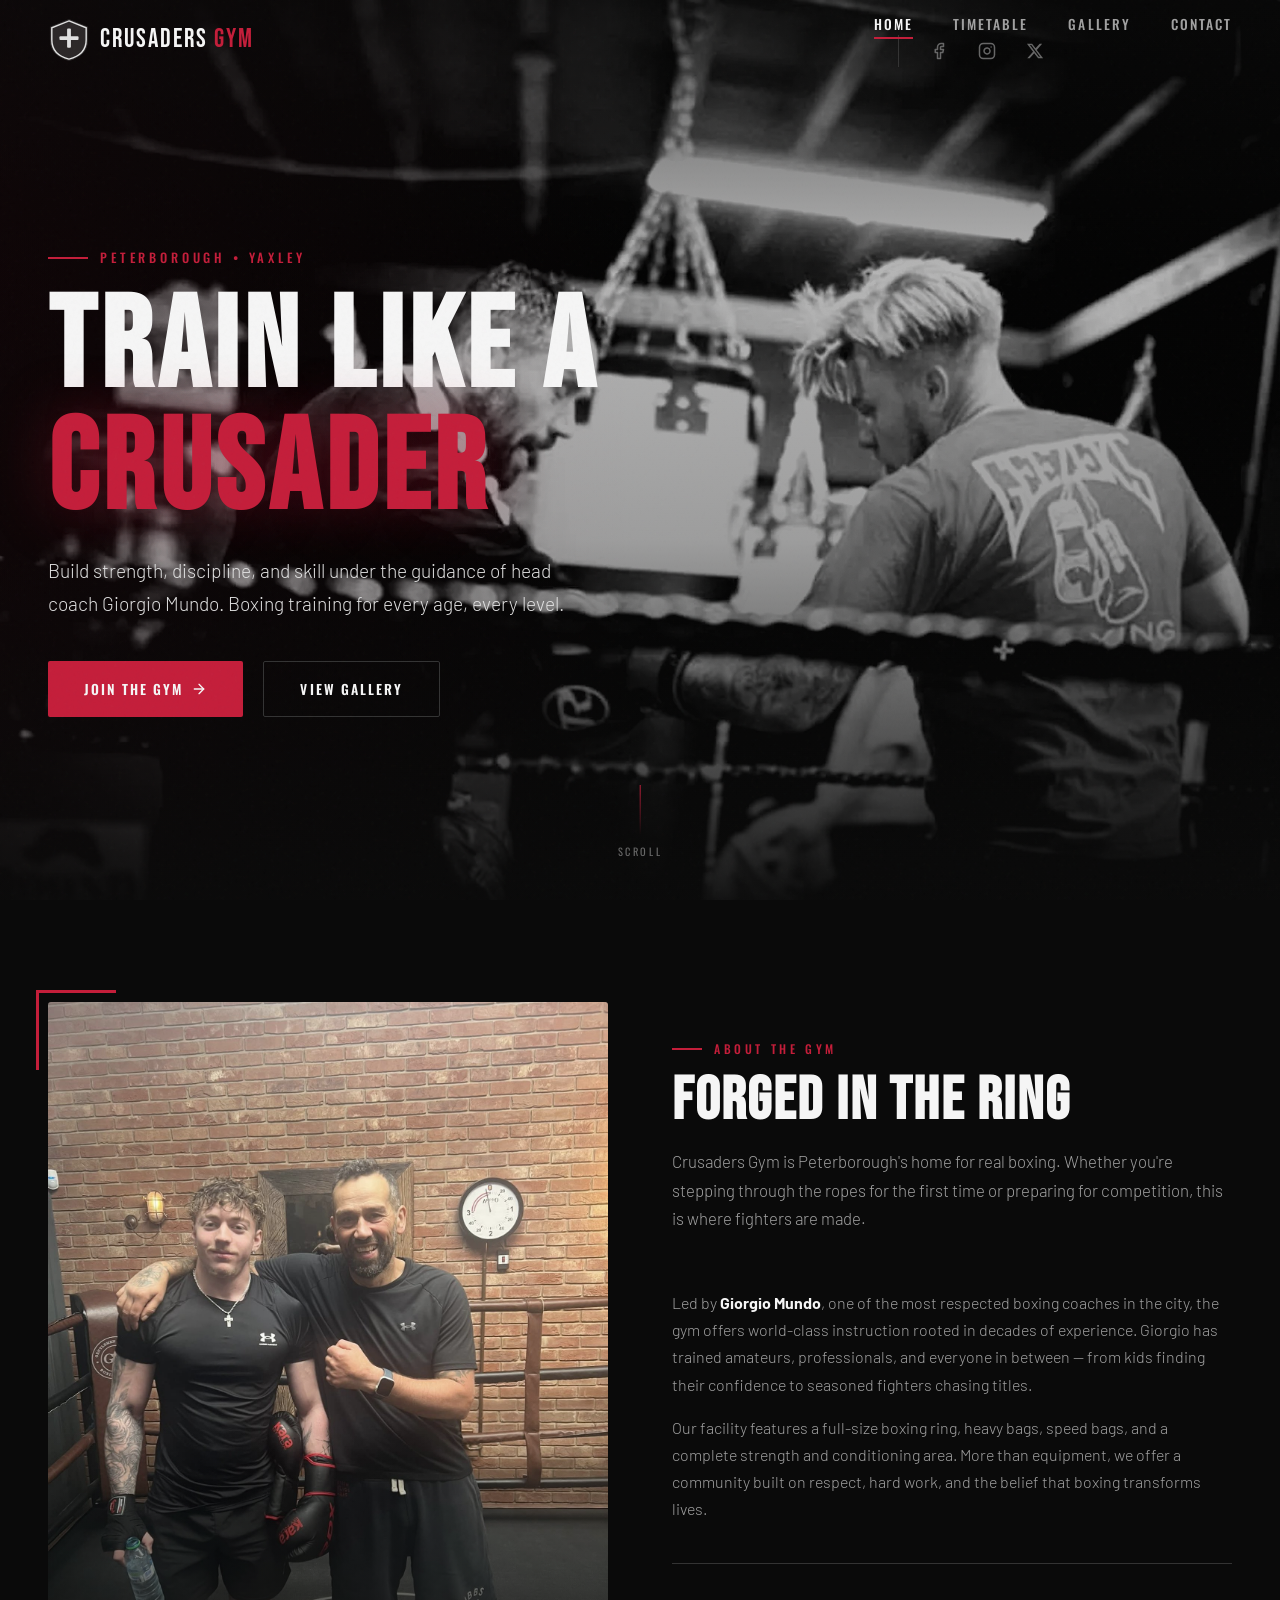
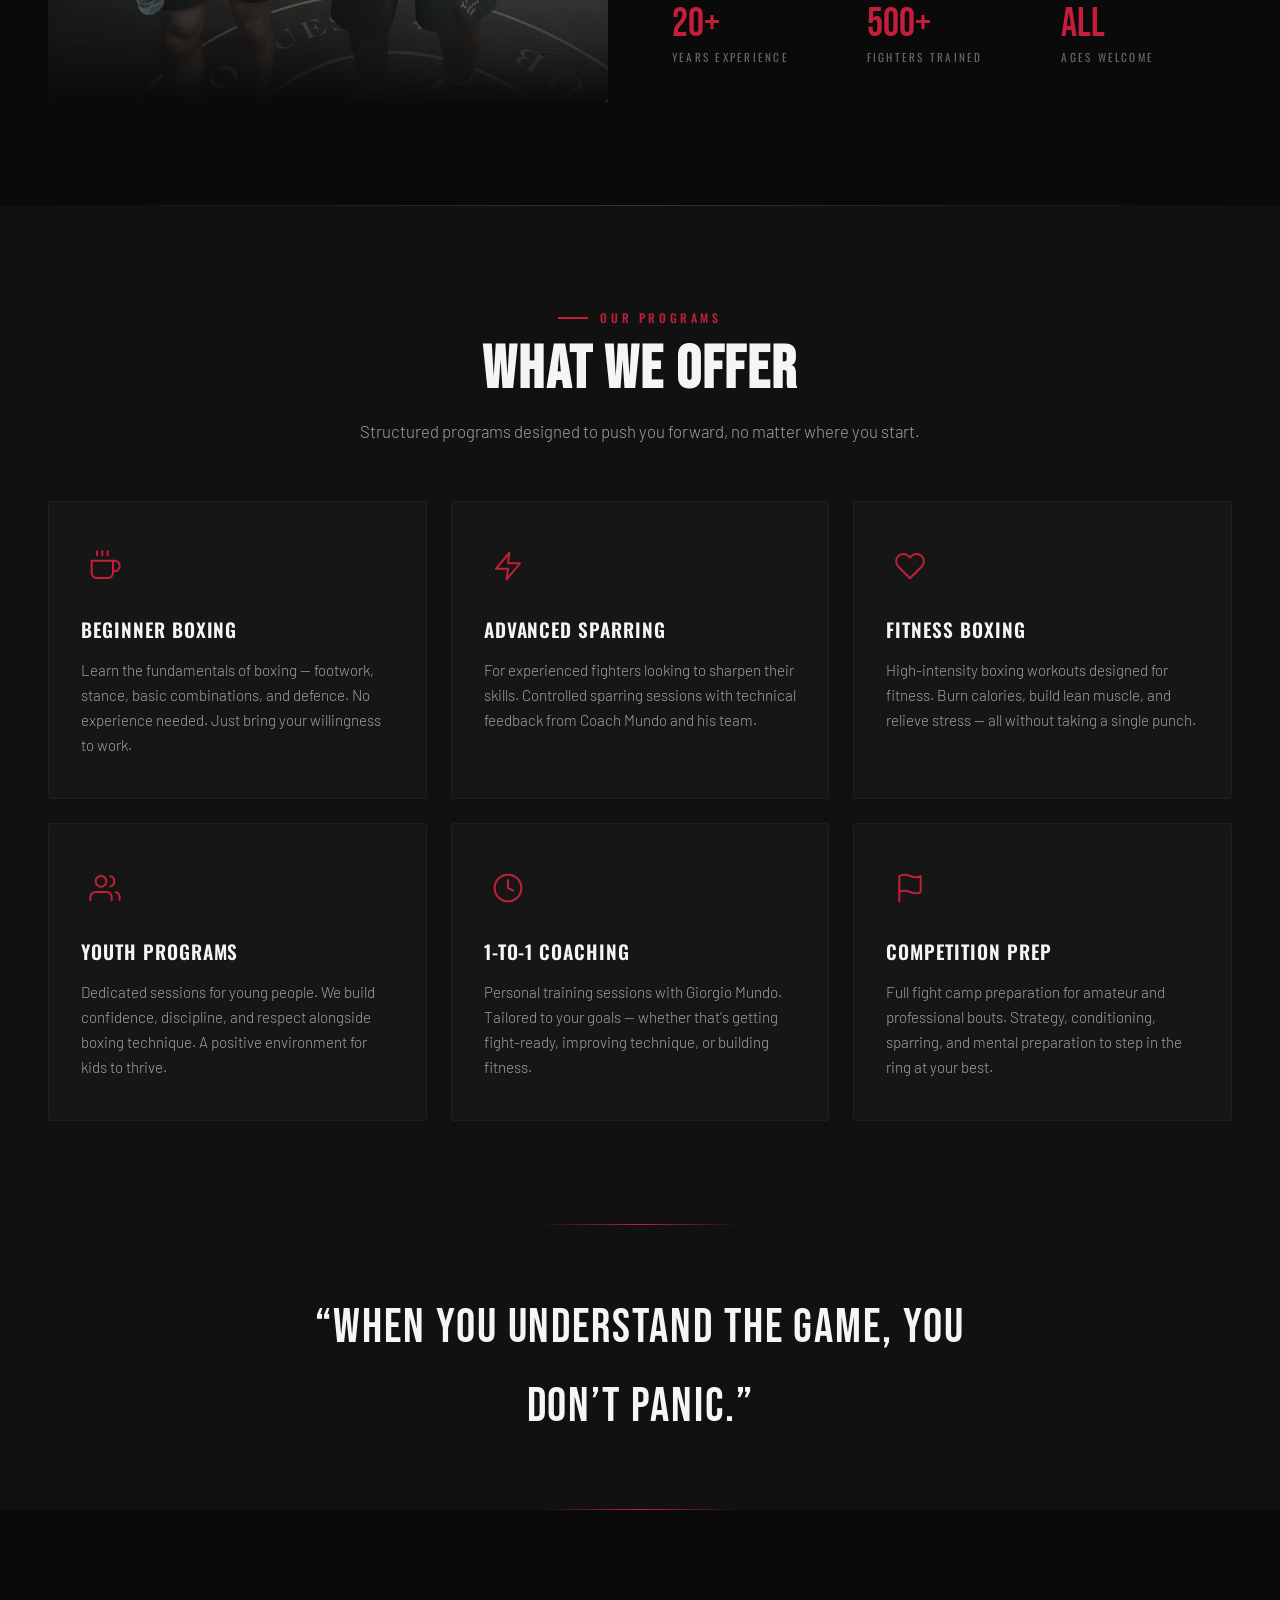
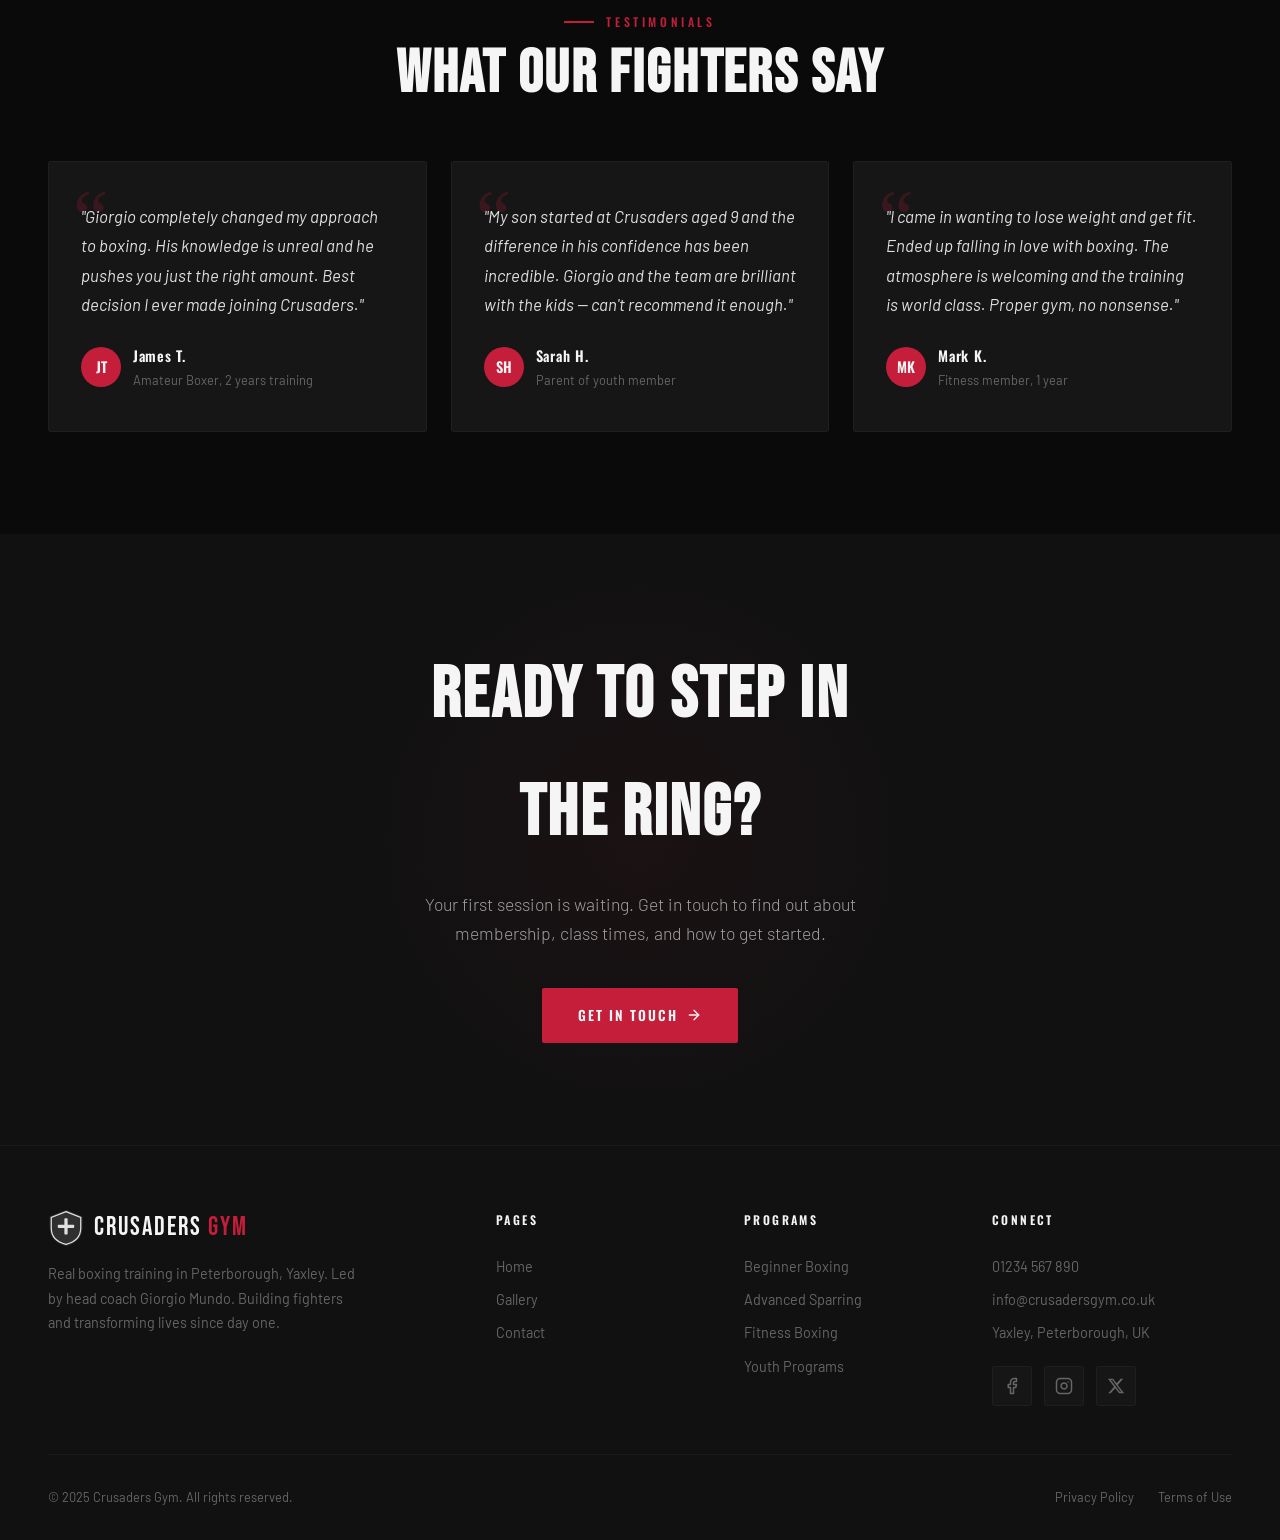
<file: index.html>
<!DOCTYPE html>
<html lang="en">
<head>
  <meta charset="UTF-8">
  <meta name="viewport" content="width=device-width, initial-scale=1.0">
  <title>Crusaders Gym — Boxing & Fitness in Peterborough, Yaxley</title>
  <meta name="description" content="Crusaders Gym in Peterborough, Yaxley — led by head coach Giorgio Mundo. Expert boxing training for all ages and levels. Build strength, discipline, and skill.">
  <meta name="keywords" content="boxing gym Peterborough, Giorgio Mundo coach, Yaxley boxing, boxing training, fitness boxing, amateur boxing, professional boxing, youth boxing Peterborough">
  <meta name="author" content="Crusaders Gym">

  <!-- Open Graph -->
  <meta property="og:title" content="Crusaders Gym — Train Like a Crusader">
  <meta property="og:description" content="Expert boxing training in Peterborough, Yaxley. Led by head coach Giorgio Mundo. All ages, all levels.">
  <meta property="og:image" content="images/hero.jpg">
  <meta property="og:url" content="https://crusadersgym.co.uk">
  <meta property="og:type" content="website">

  <!-- Twitter Card -->
  <meta name="twitter:card" content="summary_large_image">
  <meta name="twitter:title" content="Crusaders Gym — Train Like a Crusader">
  <meta name="twitter:description" content="Expert boxing training in Peterborough, Yaxley. Led by head coach Giorgio Mundo.">
  <meta name="twitter:image" content="images/hero.jpg">

  <!-- Favicon placeholder -->
  <link rel="icon" type="image/svg+xml" href="data:image/svg+xml,%3Csvg xmlns='http://www.w3.org/2000/svg' viewBox='0 0 100 100'%3E%3Ctext y='.9em' font-size='90'%3E🥊%3C/text%3E%3C/svg%3E">

  <link rel="stylesheet" href="css/styles.css?v=2">
</head>
<body>

  <!-- ========== NAVIGATION ========== -->
  <nav class="navbar" role="navigation" aria-label="Main navigation">
    <div class="container">
      <a href="index.html" class="nav-logo" aria-label="Crusaders Gym Home">
        <!-- Shield / Cross icon -->
        <svg class="nav-logo-icon" viewBox="0 0 40 44" xmlns="http://www.w3.org/2000/svg" aria-hidden="true">
          <path d="M20 0L40 8v14c0 12-8.5 19-20 22C8.5 41 0 34 0 22V8L20 0z" fill="currentColor" opacity="0.15"/>
          <path d="M20 2L38 9.2v12.8c0 11-7.8 17.4-18 20-10.2-2.6-18-9-18-20V9.2L20 2z" fill="none" stroke="currentColor" stroke-width="1.5"/>
          <rect x="18" y="10" width="4" height="20" rx="1" fill="currentColor"/>
          <rect x="10" y="18" width="20" height="4" rx="1" fill="currentColor"/>
        </svg>
        <div class="nav-logo-text">CRUSADERS <span>GYM</span></div>
      </a>

      <button class="nav-toggle" aria-label="Toggle navigation" aria-expanded="false">
        <span></span><span></span><span></span>
      </button>

      <div class="nav-menu">
        <div class="nav-links">
          <a href="index.html" class="active">Home</a>
          <a href="timetable.html">Timetable</a>
          <a href="gallery.html">Gallery</a>
          <a href="contact.html">Contact</a>
        </div>
        <div class="nav-social">
          <a href="#" aria-label="Facebook" target="_blank" rel="noopener noreferrer">
            <svg viewBox="0 0 24 24" fill="none" stroke="currentColor" stroke-width="2" stroke-linecap="round" stroke-linejoin="round"><path d="M18 2h-3a5 5 0 0 0-5 5v3H7v4h3v8h4v-8h3l1-4h-4V7a1 1 0 0 1 1-1h3z"></path></svg>
          </a>
          <a href="#" aria-label="Instagram" target="_blank" rel="noopener noreferrer">
            <svg viewBox="0 0 24 24" fill="none" stroke="currentColor" stroke-width="2" stroke-linecap="round" stroke-linejoin="round"><rect x="2" y="2" width="20" height="20" rx="5" ry="5"></rect><path d="M16 11.37A4 4 0 1 1 12.63 8 4 4 0 0 1 16 11.37z"></path><line x1="17.5" y1="6.5" x2="17.51" y2="6.5"></line></svg>
          </a>
          <a href="#" aria-label="X (Twitter)" target="_blank" rel="noopener noreferrer">
            <svg viewBox="0 0 24 24" fill="currentColor"><path d="M18.244 2.25h3.308l-7.227 8.26 8.502 11.24H16.17l-5.214-6.817L4.99 21.75H1.68l7.73-8.835L1.254 2.25H8.08l4.713 6.231zm-1.161 17.52h1.833L7.084 4.126H5.117z"/></svg>
          </a>
        </div>
      </div>
    </div>
  </nav>

  <!-- ========== HERO ========== -->
  <section class="hero" aria-label="Welcome to Crusaders Gym">
    <div class="hero-bg">
      <img src="images/hero.webp" alt="Boxing training at Crusaders Gym" width="1920" height="1080">
    </div>
    <div class="container hero-content">
      <div class="hero-label">Peterborough &bull; Yaxley</div>
      <h1 class="hero-title">
        TRAIN LIKE A<br>
        <span>CRUSADER</span>
      </h1>
      <p class="hero-subtitle">Build strength, discipline, and skill under the guidance of head coach Giorgio Mundo. Boxing training for every age, every level.</p>
      <div class="hero-cta-group">
        <a href="contact.html" class="btn btn-primary">
          Join the Gym
          <svg viewBox="0 0 24 24" fill="none" stroke="currentColor" stroke-width="2" stroke-linecap="round" stroke-linejoin="round"><line x1="5" y1="12" x2="19" y2="12"></line><polyline points="12 5 19 12 12 19"></polyline></svg>
        </a>
        <a href="gallery.html" class="btn btn-outline">View Gallery</a>
      </div>
    </div>
    <div class="hero-scroll" aria-hidden="true">
      <div class="hero-scroll-line"></div>
      <span>Scroll</span>
    </div>
  </section>

  <!-- ========== ABOUT ========== -->
  <section class="section about" id="about">
    <div class="container">
      <div class="about-grid">
        <div class="about-image-wrapper reveal">
          <div class="about-image-accent" aria-hidden="true"></div>
          <div class="about-image">
            <img src="images/gallery-02.jpg" alt="Giorgio Mundo coaching a young boxer at Crusaders Gym" loading="lazy" width="600" height="750">
          </div>
        </div>
        <div>
          <div class="section-header reveal">
            <div class="section-label">About the Gym</div>
            <h2 class="section-title">FORGED IN THE RING</h2>
            <p class="section-desc">Crusaders Gym is Peterborough's home for real boxing. Whether you're stepping through the ropes for the first time or preparing for competition, this is where fighters are made.</p>
          </div>
          <div class="reveal reveal-delay-1">
            <p style="color: var(--color-gray-300); margin-bottom: 1rem; font-weight: 300; line-height: 1.7;">
              Led by <strong style="color: var(--color-white);">Giorgio Mundo</strong>, one of the most respected boxing coaches in the city, the gym offers world-class instruction rooted in decades of experience. Giorgio has trained amateurs, professionals, and everyone in between — from kids finding their confidence to seasoned fighters chasing titles.
            </p>
            <p style="color: var(--color-gray-300); font-weight: 300; line-height: 1.7;">
              Our facility features a full-size boxing ring, heavy bags, speed bags, and a complete strength and conditioning area. More than equipment, we offer a community built on respect, hard work, and the belief that boxing transforms lives.
            </p>
          </div>
          <div class="about-stats reveal reveal-delay-2">
            <div>
              <div class="about-stat-number">20+</div>
              <div class="about-stat-label">Years Experience</div>
            </div>
            <div>
              <div class="about-stat-number">500+</div>
              <div class="about-stat-label">Fighters Trained</div>
            </div>
            <div>
              <div class="about-stat-number">All</div>
              <div class="about-stat-label">Ages Welcome</div>
            </div>
          </div>
        </div>
      </div>
    </div>
  </section>

  <div class="section-divider"></div>

  <!-- ========== SERVICES ========== -->
  <section class="section services" id="services">
    <div class="container">
      <div class="section-header reveal" style="text-align:center; max-width:600px; margin-left:auto; margin-right:auto;">
        <div class="section-label" style="justify-content:center;">Our Programs</div>
        <h2 class="section-title">WHAT WE OFFER</h2>
        <p class="section-desc" style="margin-left:auto; margin-right:auto;">Structured programs designed to push you forward, no matter where you start.</p>
      </div>

      <div class="services-grid">
        <!-- Card 1 -->
        <div class="service-card reveal">
          <div class="service-icon" aria-hidden="true">
            <svg viewBox="0 0 24 24" fill="none" stroke="currentColor" stroke-width="1.5" stroke-linecap="round" stroke-linejoin="round"><path d="M18 8h1a4 4 0 0 1 0 8h-1"></path><path d="M2 8h16v9a4 4 0 0 1-4 4H6a4 4 0 0 1-4-4V8z"></path><line x1="6" y1="1" x2="6" y2="4"></line><line x1="10" y1="1" x2="10" y2="4"></line><line x1="14" y1="1" x2="14" y2="4"></line></svg>
          </div>
          <h3>Beginner Boxing</h3>
          <p>Learn the fundamentals of boxing — footwork, stance, basic combinations, and defence. No experience needed. Just bring your willingness to work.</p>
        </div>

        <!-- Card 2 -->
        <div class="service-card reveal reveal-delay-1">
          <div class="service-icon" aria-hidden="true">
            <svg viewBox="0 0 24 24" fill="none" stroke="currentColor" stroke-width="1.5" stroke-linecap="round" stroke-linejoin="round"><polygon points="13 2 3 14 12 14 11 22 21 10 12 10 13 2"></polygon></svg>
          </div>
          <h3>Advanced Sparring</h3>
          <p>For experienced fighters looking to sharpen their skills. Controlled sparring sessions with technical feedback from Coach Mundo and his team.</p>
        </div>

        <!-- Card 3 -->
        <div class="service-card reveal reveal-delay-2">
          <div class="service-icon" aria-hidden="true">
            <svg viewBox="0 0 24 24" fill="none" stroke="currentColor" stroke-width="1.5" stroke-linecap="round" stroke-linejoin="round"><path d="M20.84 4.61a5.5 5.5 0 0 0-7.78 0L12 5.67l-1.06-1.06a5.5 5.5 0 0 0-7.78 7.78l1.06 1.06L12 21.23l7.78-7.78 1.06-1.06a5.5 5.5 0 0 0 0-7.78z"></path></svg>
          </div>
          <h3>Fitness Boxing</h3>
          <p>High-intensity boxing workouts designed for fitness. Burn calories, build lean muscle, and relieve stress — all without taking a single punch.</p>
        </div>

        <!-- Card 4 -->
        <div class="service-card reveal reveal-delay-3">
          <div class="service-icon" aria-hidden="true">
            <svg viewBox="0 0 24 24" fill="none" stroke="currentColor" stroke-width="1.5" stroke-linecap="round" stroke-linejoin="round"><path d="M17 21v-2a4 4 0 0 0-4-4H5a4 4 0 0 0-4 4v2"></path><circle cx="9" cy="7" r="4"></circle><path d="M23 21v-2a4 4 0 0 0-3-3.87"></path><path d="M16 3.13a4 4 0 0 1 0 7.75"></path></svg>
          </div>
          <h3>Youth Programs</h3>
          <p>Dedicated sessions for young people. We build confidence, discipline, and respect alongside boxing technique. A positive environment for kids to thrive.</p>
        </div>

        <!-- Card 5 -->
        <div class="service-card reveal reveal-delay-2">
          <div class="service-icon" aria-hidden="true">
            <svg viewBox="0 0 24 24" fill="none" stroke="currentColor" stroke-width="1.5" stroke-linecap="round" stroke-linejoin="round"><circle cx="12" cy="12" r="10"></circle><polyline points="12 6 12 12 16 14"></polyline></svg>
          </div>
          <h3>1-to-1 Coaching</h3>
          <p>Personal training sessions with Giorgio Mundo. Tailored to your goals — whether that's getting fight-ready, improving technique, or building fitness.</p>
        </div>

        <!-- Card 6 -->
        <div class="service-card reveal reveal-delay-3">
          <div class="service-icon" aria-hidden="true">
            <svg viewBox="0 0 24 24" fill="none" stroke="currentColor" stroke-width="1.5" stroke-linecap="round" stroke-linejoin="round"><path d="M4 15s1-1 4-1 5 2 8 2 4-1 4-1V3s-1 1-4 1-5-2-8-2-4 1-4 1z"></path><line x1="4" y1="22" x2="4" y2="15"></line></svg>
          </div>
          <h3>Competition Prep</h3>
          <p>Full fight camp preparation for amateur and professional bouts. Strategy, conditioning, sparring, and mental preparation to step in the ring at your best.</p>
        </div>
      </div>
    </div>
  </section>

  <!-- ========== QUOTE BANNER ========== -->
  <div class="quote-banner">
    <div class="container reveal">
      <p class="quote-text">&ldquo;When you understand the game, you don&rsquo;t panic.&rdquo;</p>
    </div>
  </div>

  <!-- ========== TESTIMONIALS ========== -->
  <section class="section testimonials" id="testimonials">
    <div class="container">
      <div class="section-header reveal" style="text-align:center; max-width:600px; margin-left:auto; margin-right:auto;">
        <div class="section-label" style="justify-content:center;">Testimonials</div>
        <h2 class="section-title">WHAT OUR FIGHTERS SAY</h2>
      </div>

      <div class="testimonials-track">
        <div class="testimonial-card reveal">
          <p class="testimonial-text">"Giorgio completely changed my approach to boxing. His knowledge is unreal and he pushes you just the right amount. Best decision I ever made joining Crusaders."</p>
          <div class="testimonial-author">
            <div class="testimonial-avatar">JT</div>
            <div>
              <div class="testimonial-name">James T.</div>
              <div class="testimonial-role">Amateur Boxer, 2 years training</div>
            </div>
          </div>
        </div>

        <div class="testimonial-card reveal reveal-delay-1">
          <p class="testimonial-text">"My son started at Crusaders aged 9 and the difference in his confidence has been incredible. Giorgio and the team are brilliant with the kids — can't recommend it enough."</p>
          <div class="testimonial-author">
            <div class="testimonial-avatar">SH</div>
            <div>
              <div class="testimonial-name">Sarah H.</div>
              <div class="testimonial-role">Parent of youth member</div>
            </div>
          </div>
        </div>

        <div class="testimonial-card reveal reveal-delay-2">
          <p class="testimonial-text">"I came in wanting to lose weight and get fit. Ended up falling in love with boxing. The atmosphere is welcoming and the training is world class. Proper gym, no nonsense."</p>
          <div class="testimonial-author">
            <div class="testimonial-avatar">MK</div>
            <div>
              <div class="testimonial-name">Mark K.</div>
              <div class="testimonial-role">Fitness member, 1 year</div>
            </div>
          </div>
        </div>
      </div>
    </div>
  </section>

  <!-- ========== CTA ========== -->
  <section class="section cta-section">
    <div class="container reveal">
      <h2 class="cta-title">READY TO STEP IN<br>THE RING?</h2>
      <p class="cta-text">Your first session is waiting. Get in touch to find out about membership, class times, and how to get started.</p>
      <a href="contact.html" class="btn btn-primary">
        Get In Touch
        <svg viewBox="0 0 24 24" fill="none" stroke="currentColor" stroke-width="2" stroke-linecap="round" stroke-linejoin="round"><line x1="5" y1="12" x2="19" y2="12"></line><polyline points="12 5 19 12 12 19"></polyline></svg>
      </a>
    </div>
  </section>

  <!-- ========== FOOTER ========== -->
  <footer class="footer" role="contentinfo">
    <div class="container">
      <div class="footer-top">
        <div>
          <a href="index.html" class="nav-logo" aria-label="Crusaders Gym Home">
            <svg class="nav-logo-icon" viewBox="0 0 40 44" xmlns="http://www.w3.org/2000/svg" aria-hidden="true" style="width:36px;height:36px;">
              <path d="M20 0L40 8v14c0 12-8.5 19-20 22C8.5 41 0 34 0 22V8L20 0z" fill="currentColor" opacity="0.15"/>
              <path d="M20 2L38 9.2v12.8c0 11-7.8 17.4-18 20-10.2-2.6-18-9-18-20V9.2L20 2z" fill="none" stroke="currentColor" stroke-width="1.5"/>
              <rect x="18" y="10" width="4" height="20" rx="1" fill="currentColor"/>
              <rect x="10" y="18" width="20" height="4" rx="1" fill="currentColor"/>
            </svg>
            <div class="nav-logo-text">CRUSADERS <span>GYM</span></div>
          </a>
          <p class="footer-brand-text">Real boxing training in Peterborough, Yaxley. Led by head coach Giorgio Mundo. Building fighters and transforming lives since day one.</p>
        </div>
        <div>
          <div class="footer-heading">Pages</div>
          <div class="footer-links">
            <a href="index.html">Home</a>
            <a href="gallery.html">Gallery</a>
            <a href="contact.html">Contact</a>
          </div>
        </div>
        <div>
          <div class="footer-heading">Programs</div>
          <div class="footer-links">
            <a href="contact.html">Beginner Boxing</a>
            <a href="contact.html">Advanced Sparring</a>
            <a href="contact.html">Fitness Boxing</a>
            <a href="contact.html">Youth Programs</a>
          </div>
        </div>
        <div>
          <div class="footer-heading">Connect</div>
          <div class="footer-links">
            <a href="tel:+441234567890">01234 567 890</a>
            <a href="mailto:info@crusadersgym.co.uk">info@crusadersgym.co.uk</a>
            <a>Yaxley, Peterborough, UK</a>
          </div>
          <div class="footer-social">
            <a href="#" aria-label="Facebook" target="_blank" rel="noopener noreferrer">
              <svg viewBox="0 0 24 24" fill="none" stroke="currentColor" stroke-width="2" stroke-linecap="round" stroke-linejoin="round"><path d="M18 2h-3a5 5 0 0 0-5 5v3H7v4h3v8h4v-8h3l1-4h-4V7a1 1 0 0 1 1-1h3z"></path></svg>
            </a>
            <a href="#" aria-label="Instagram" target="_blank" rel="noopener noreferrer">
              <svg viewBox="0 0 24 24" fill="none" stroke="currentColor" stroke-width="2" stroke-linecap="round" stroke-linejoin="round"><rect x="2" y="2" width="20" height="20" rx="5" ry="5"></rect><path d="M16 11.37A4 4 0 1 1 12.63 8 4 4 0 0 1 16 11.37z"></path><line x1="17.5" y1="6.5" x2="17.51" y2="6.5"></line></svg>
            </a>
            <a href="#" aria-label="X (Twitter)" target="_blank" rel="noopener noreferrer">
              <svg viewBox="0 0 24 24" fill="currentColor"><path d="M18.244 2.25h3.308l-7.227 8.26 8.502 11.24H16.17l-5.214-6.817L4.99 21.75H1.68l7.73-8.835L1.254 2.25H8.08l4.713 6.231zm-1.161 17.52h1.833L7.084 4.126H5.117z"/></svg>
            </a>
          </div>
        </div>
      </div>
      <div class="footer-bottom">
        <p class="footer-copy">&copy; 2025 Crusaders Gym. All rights reserved.</p>
        <div class="footer-legal">
          <a href="#">Privacy Policy</a>
          <a href="#">Terms of Use</a>
        </div>
      </div>
    </div>
  </footer>

  <script src="js/script.js"></script>
</body>
</html>
</file>
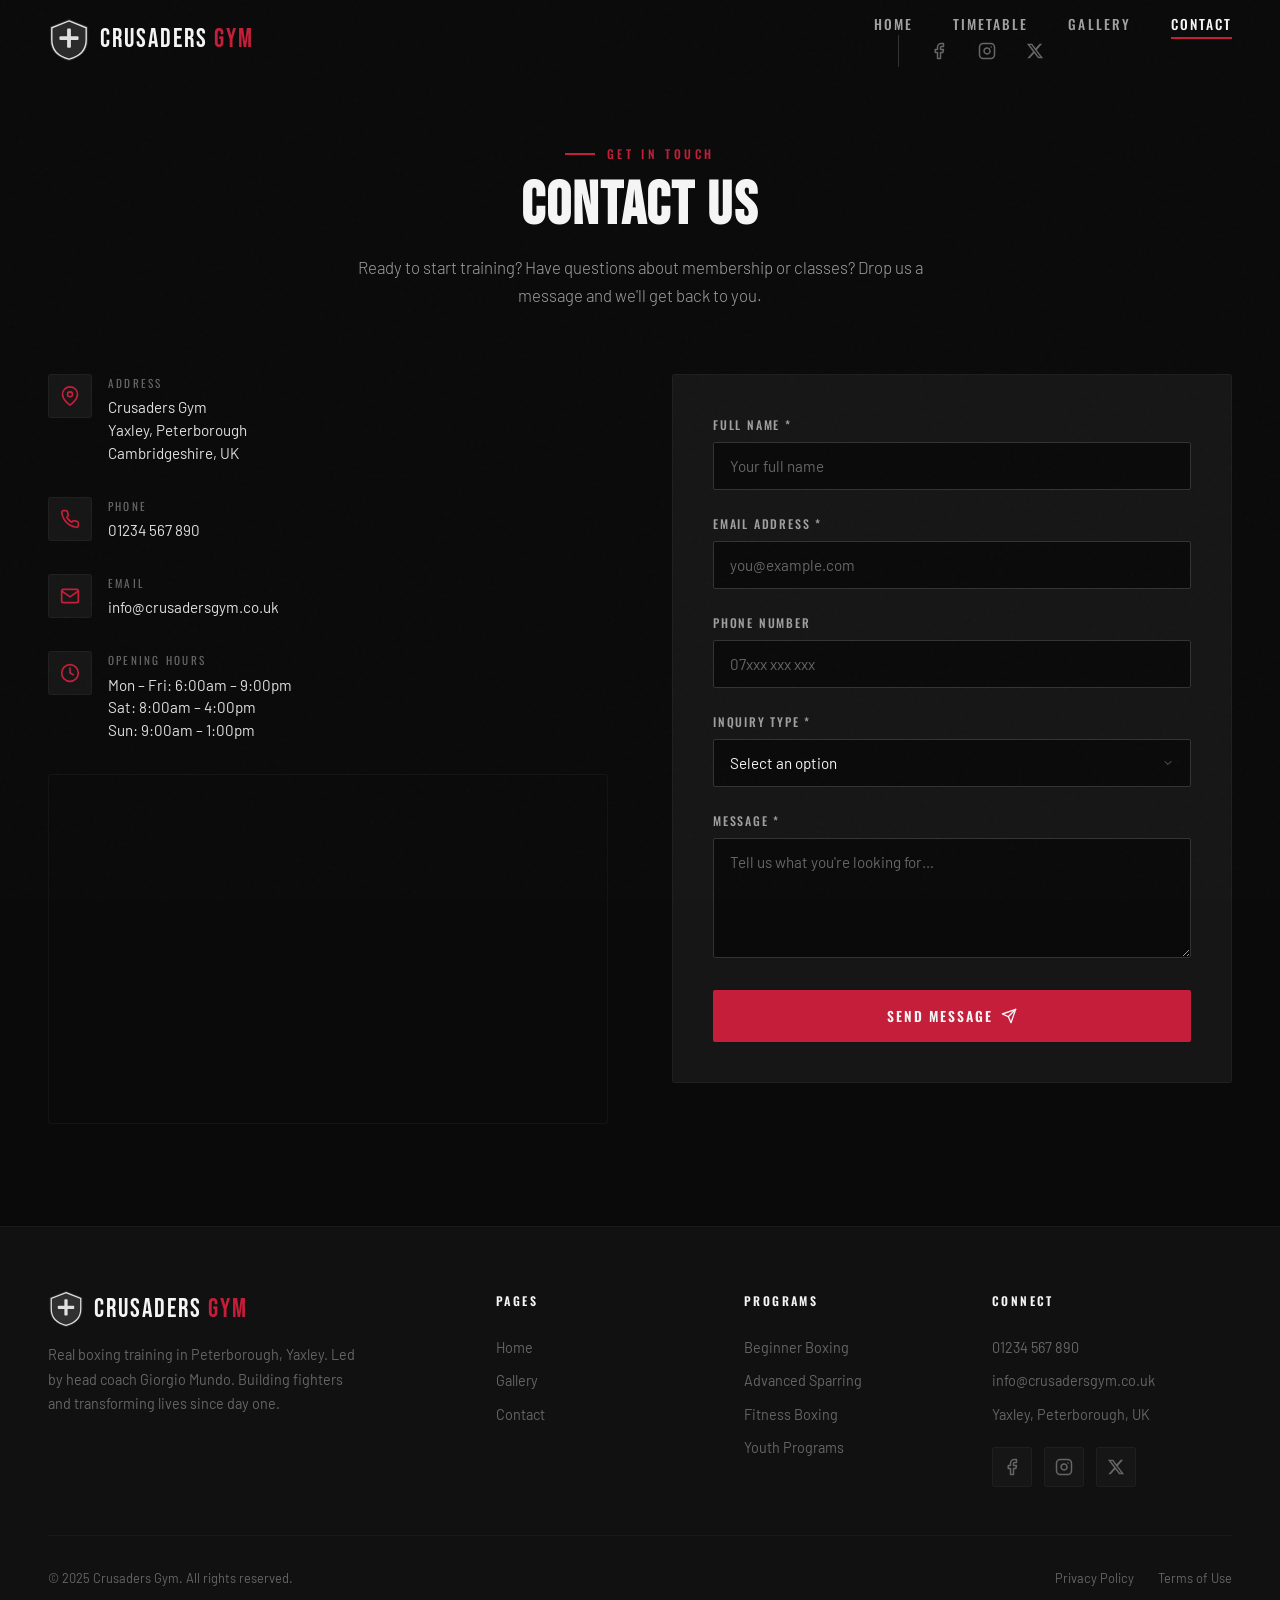
<file: contact.html>
<!DOCTYPE html>
<html lang="en">
<head>
  <meta charset="UTF-8">
  <meta name="viewport" content="width=device-width, initial-scale=1.0">
  <title>Contact — Crusaders Gym | Boxing in Peterborough</title>
  <meta name="description" content="Get in touch with Crusaders Gym in Peterborough, Yaxley. Contact head coach Giorgio Mundo about membership, classes, and personal training.">
  <meta name="keywords" content="contact Crusaders Gym, boxing membership Peterborough, Giorgio Mundo contact, boxing classes Yaxley">

  <!-- Open Graph -->
  <meta property="og:title" content="Contact — Crusaders Gym">
  <meta property="og:description" content="Get in touch about membership, classes, and training at Crusaders Gym, Peterborough.">
  <meta property="og:image" content="images/hero.jpg">
  <meta property="og:url" content="https://crusadersgym.co.uk/contact.html">
  <meta property="og:type" content="website">

  <link rel="icon" type="image/svg+xml" href="data:image/svg+xml,%3Csvg xmlns='http://www.w3.org/2000/svg' viewBox='0 0 100 100'%3E%3Ctext y='.9em' font-size='90'%3E🥊%3C/text%3E%3C/svg%3E">
  <link rel="stylesheet" href="css/styles.css?v=2-">

  <!-- Google reCAPTCHA v3 — replace YOUR_SITE_KEY with your actual key -->
  <script src="https://www.google.com/recaptcha/api.js?render=YOUR_SITE_KEY" async defer></script>
</head>
<body>

  <!-- ========== NAVIGATION ========== -->
  <nav class="navbar scrolled" role="navigation" aria-label="Main navigation">
    <div class="container">
      <a href="index.html" class="nav-logo" aria-label="Crusaders Gym Home">
        <svg class="nav-logo-icon" viewBox="0 0 40 44" xmlns="http://www.w3.org/2000/svg" aria-hidden="true">
          <path d="M20 0L40 8v14c0 12-8.5 19-20 22C8.5 41 0 34 0 22V8L20 0z" fill="currentColor" opacity="0.15"/>
          <path d="M20 2L38 9.2v12.8c0 11-7.8 17.4-18 20-10.2-2.6-18-9-18-20V9.2L20 2z" fill="none" stroke="currentColor" stroke-width="1.5"/>
          <rect x="18" y="10" width="4" height="20" rx="1" fill="currentColor"/>
          <rect x="10" y="18" width="20" height="4" rx="1" fill="currentColor"/>
        </svg>
        <div class="nav-logo-text">CRUSADERS <span>GYM</span></div>
      </a>

      <button class="nav-toggle" aria-label="Toggle navigation" aria-expanded="false">
        <span></span><span></span><span></span>
      </button>

      <div class="nav-menu">
        <div class="nav-links">
          <a href="index.html">Home</a>
          <a href="timetable.html">Timetable</a>
          <a href="gallery.html">Gallery</a>
          <a href="contact.html" class="active">Contact</a>
        </div>
        <div class="nav-social">
          <a href="#" aria-label="Facebook" target="_blank" rel="noopener noreferrer">
            <svg viewBox="0 0 24 24" fill="none" stroke="currentColor" stroke-width="2" stroke-linecap="round" stroke-linejoin="round"><path d="M18 2h-3a5 5 0 0 0-5 5v3H7v4h3v8h4v-8h3l1-4h-4V7a1 1 0 0 1 1-1h3z"></path></svg>
          </a>
          <a href="#" aria-label="Instagram" target="_blank" rel="noopener noreferrer">
            <svg viewBox="0 0 24 24" fill="none" stroke="currentColor" stroke-width="2" stroke-linecap="round" stroke-linejoin="round"><rect x="2" y="2" width="20" height="20" rx="5" ry="5"></rect><path d="M16 11.37A4 4 0 1 1 12.63 8 4 4 0 0 1 16 11.37z"></path><line x1="17.5" y1="6.5" x2="17.51" y2="6.5"></line></svg>
          </a>
          <a href="#" aria-label="X (Twitter)" target="_blank" rel="noopener noreferrer">
            <svg viewBox="0 0 24 24" fill="currentColor"><path d="M18.244 2.25h3.308l-7.227 8.26 8.502 11.24H16.17l-5.214-6.817L4.99 21.75H1.68l7.73-8.835L1.254 2.25H8.08l4.713 6.231zm-1.161 17.52h1.833L7.084 4.126H5.117z"/></svg>
          </a>
        </div>
      </div>
    </div>
  </nav>

  <!-- ========== PAGE HERO ========== -->
  <section class="page-hero">
    <div class="container">
      <div class="section-label" style="justify-content:center;">Get In Touch</div>
      <h1 class="section-title" style="text-align:center;">CONTACT US</h1>
      <p class="section-desc" style="text-align:center; margin-left:auto; margin-right:auto;">Ready to start training? Have questions about membership or classes? Drop us a message and we'll get back to you.</p>
    </div>
  </section>

  <!-- ========== CONTACT ========== -->
  <section class="section" style="padding-top: 1rem;">
    <div class="container">
      <div class="contact-grid">

        <!-- Left Column: Info + Map -->
        <div>
          <div class="contact-info-item reveal">
            <div class="contact-info-icon" aria-hidden="true">
              <svg viewBox="0 0 24 24" fill="none" stroke="currentColor" stroke-width="2" stroke-linecap="round" stroke-linejoin="round"><path d="M21 10c0 7-9 13-9 13s-9-6-9-13a9 9 0 0 1 18 0z"></path><circle cx="12" cy="10" r="3"></circle></svg>
            </div>
            <div>
              <div class="contact-info-label">Address</div>
              <div class="contact-info-value">Crusaders Gym<br>Yaxley, Peterborough<br>Cambridgeshire, UK</div>
            </div>
          </div>

          <div class="contact-info-item reveal reveal-delay-1">
            <div class="contact-info-icon" aria-hidden="true">
              <svg viewBox="0 0 24 24" fill="none" stroke="currentColor" stroke-width="2" stroke-linecap="round" stroke-linejoin="round"><path d="M22 16.92v3a2 2 0 0 1-2.18 2 19.79 19.79 0 0 1-8.63-3.07 19.5 19.5 0 0 1-6-6 19.79 19.79 0 0 1-3.07-8.67A2 2 0 0 1 4.11 2h3a2 2 0 0 1 2 1.72 12.84 12.84 0 0 0 .7 2.81 2 2 0 0 1-.45 2.11L8.09 9.91a16 16 0 0 0 6 6l1.27-1.27a2 2 0 0 1 2.11-.45 12.84 12.84 0 0 0 2.81.7A2 2 0 0 1 22 16.92z"></path></svg>
            </div>
            <div>
              <div class="contact-info-label">Phone</div>
              <div class="contact-info-value"><a href="tel:+441234567890">01234 567 890</a></div>
            </div>
          </div>

          <div class="contact-info-item reveal reveal-delay-2">
            <div class="contact-info-icon" aria-hidden="true">
              <svg viewBox="0 0 24 24" fill="none" stroke="currentColor" stroke-width="2" stroke-linecap="round" stroke-linejoin="round"><path d="M4 4h16c1.1 0 2 .9 2 2v12c0 1.1-.9 2-2 2H4c-1.1 0-2-.9-2-2V6c0-1.1.9-2 2-2z"></path><polyline points="22,6 12,13 2,6"></polyline></svg>
            </div>
            <div>
              <div class="contact-info-label">Email</div>
              <div class="contact-info-value"><a href="mailto:info@crusadersgym.co.uk">info@crusadersgym.co.uk</a></div>
            </div>
          </div>

          <div class="contact-info-item reveal reveal-delay-3">
            <div class="contact-info-icon" aria-hidden="true">
              <svg viewBox="0 0 24 24" fill="none" stroke="currentColor" stroke-width="2" stroke-linecap="round" stroke-linejoin="round"><circle cx="12" cy="12" r="10"></circle><polyline points="12 6 12 12 16 14"></polyline></svg>
            </div>
            <div>
              <div class="contact-info-label">Opening Hours</div>
              <div class="contact-info-value">Mon – Fri: 6:00am – 9:00pm<br>Sat: 8:00am – 4:00pm<br>Sun: 9:00am – 1:00pm</div>
            </div>
          </div>

          <!-- Google Maps Embed — Yaxley, Peterborough -->
          <div class="contact-map reveal">
            <iframe
              src="https://www.google.com/maps/embed?pb=!1m18!1m12!1m3!1d19422.535569904587!2d-0.27694245495583164!3d52.51865177627892!2m3!1f0!2f0!3f0!3m2!1i1024!2i768!4f13.1!3m3!1m2!1s0x4877ee359db10219%3A0xf8f2e5aeee4339f!2sYaxley%2C%20Peterborough%2C%20UK!5e0!3m2!1sen!2s!4v1770724841675!5m2!1sen!2s" 
              width="600"
              height="400"
              style="border:0;"
              allowfullscreen=""
              loading="lazy"
              referrerpolicy="no-referrer-when-downgrade"
              title="Crusaders Gym location map — Yaxley, Peterborough">
            </iframe>
          </div>
        </div>

        <!-- Right Column: Contact Form -->
        <div class="reveal">
          <form
            id="contactForm"
            class="contact-form"
            name="contact"
            method="POST"
            data-netlify="true"
            netlify-honeypot="website"
            action="/success"
            novalidate
          >
            <!-- Netlify hidden input -->
            <input type="hidden" name="form-name" value="contact">

            <!-- reCAPTCHA v3 hidden token -->
            <input type="hidden" name="g-recaptcha-response" id="recaptchaToken">

            <!-- Honeypot field — hidden from users -->
            <div class="ohnohoney">
              <label for="website">Leave this empty</label>
              <input type="text" name="website" id="website" tabindex="-1" autocomplete="off">
            </div>

            <div class="form-group">
              <label for="name" class="form-label">Full Name *</label>
              <input type="text" id="name" name="name" class="form-input" placeholder="Your full name" required autocomplete="name">
              <div class="form-error" aria-live="polite"></div>
            </div>

            <div class="form-group">
              <label for="email" class="form-label">Email Address *</label>
              <input type="email" id="email" name="email" class="form-input" placeholder="you@example.com" required autocomplete="email">
              <div class="form-error" aria-live="polite"></div>
            </div>

            <div class="form-group">
              <label for="phone" class="form-label">Phone Number</label>
              <input type="tel" id="phone" name="phone" class="form-input" placeholder="07xxx xxx xxx" autocomplete="tel">
              <div class="form-error" aria-live="polite"></div>
            </div>

            <div class="form-group">
              <label for="inquiry" class="form-label">Inquiry Type *</label>
              <select id="inquiry" name="inquiry" class="form-select" required>
                <option value="" disabled selected>Select an option</option>
                <option value="membership">Membership</option>
                <option value="classes">Classes & Timetable</option>
                <option value="personal-training">1-to-1 Coaching</option>
                <option value="youth">Youth Programs</option>
                <option value="events">Events & Fight Nights</option>
                <option value="general">General Inquiry</option>
              </select>
              <div class="form-error" aria-live="polite"></div>
            </div>

            <div class="form-group">
              <label for="message" class="form-label">Message *</label>
              <textarea id="message" name="message" class="form-textarea" placeholder="Tell us what you're looking for…" rows="5" required></textarea>
              <div class="form-error" aria-live="polite"></div>
            </div>

            <button type="submit" class="btn btn-primary" style="width:100%;">
              Send Message
              <svg viewBox="0 0 24 24" fill="none" stroke="currentColor" stroke-width="2" stroke-linecap="round" stroke-linejoin="round"><line x1="22" y1="2" x2="11" y2="13"></line><polygon points="22 2 15 22 11 13 2 9 22 2"></polygon></svg>
            </button>

            <div id="formMessage" class="form-message" role="alert"></div>
          </form>
        </div>

      </div>
    </div>
  </section>

  <!-- ========== FOOTER ========== -->
  <footer class="footer" role="contentinfo">
    <div class="container">
      <div class="footer-top">
        <div>
          <a href="index.html" class="nav-logo" aria-label="Crusaders Gym Home">
            <svg class="nav-logo-icon" viewBox="0 0 40 44" xmlns="http://www.w3.org/2000/svg" aria-hidden="true" style="width:36px;height:36px;">
              <path d="M20 0L40 8v14c0 12-8.5 19-20 22C8.5 41 0 34 0 22V8L20 0z" fill="currentColor" opacity="0.15"/>
              <path d="M20 2L38 9.2v12.8c0 11-7.8 17.4-18 20-10.2-2.6-18-9-18-20V9.2L20 2z" fill="none" stroke="currentColor" stroke-width="1.5"/>
              <rect x="18" y="10" width="4" height="20" rx="1" fill="currentColor"/>
              <rect x="10" y="18" width="20" height="4" rx="1" fill="currentColor"/>
            </svg>
            <div class="nav-logo-text">CRUSADERS <span>GYM</span></div>
          </a>
          <p class="footer-brand-text">Real boxing training in Peterborough, Yaxley. Led by head coach Giorgio Mundo. Building fighters and transforming lives since day one.</p>
        </div>
        <div>
          <div class="footer-heading">Pages</div>
          <div class="footer-links">
            <a href="index.html">Home</a>
            <a href="gallery.html">Gallery</a>
            <a href="contact.html">Contact</a>
          </div>
        </div>
        <div>
          <div class="footer-heading">Programs</div>
          <div class="footer-links">
            <a href="contact.html">Beginner Boxing</a>
            <a href="contact.html">Advanced Sparring</a>
            <a href="contact.html">Fitness Boxing</a>
            <a href="contact.html">Youth Programs</a>
          </div>
        </div>
        <div>
          <div class="footer-heading">Connect</div>
          <div class="footer-links">
            <a href="tel:+441234567890">01234 567 890</a>
            <a href="mailto:info@crusadersgym.co.uk">info@crusadersgym.co.uk</a>
            <a>Yaxley, Peterborough, UK</a>
          </div>
          <div class="footer-social">
            <a href="#" aria-label="Facebook"><svg viewBox="0 0 24 24" fill="none" stroke="currentColor" stroke-width="2" stroke-linecap="round" stroke-linejoin="round"><path d="M18 2h-3a5 5 0 0 0-5 5v3H7v4h3v8h4v-8h3l1-4h-4V7a1 1 0 0 1 1-1h3z"></path></svg></a>
            <a href="#" aria-label="Instagram"><svg viewBox="0 0 24 24" fill="none" stroke="currentColor" stroke-width="2" stroke-linecap="round" stroke-linejoin="round"><rect x="2" y="2" width="20" height="20" rx="5" ry="5"></rect><path d="M16 11.37A4 4 0 1 1 12.63 8 4 4 0 0 1 16 11.37z"></path><line x1="17.5" y1="6.5" x2="17.51" y2="6.5"></line></svg></a>
            <a href="#" aria-label="X (Twitter)"><svg viewBox="0 0 24 24" fill="currentColor"><path d="M18.244 2.25h3.308l-7.227 8.26 8.502 11.24H16.17l-5.214-6.817L4.99 21.75H1.68l7.73-8.835L1.254 2.25H8.08l4.713 6.231zm-1.161 17.52h1.833L7.084 4.126H5.117z"/></svg></a>
          </div>
        </div>
      </div>
      <div class="footer-bottom">
        <p class="footer-copy">&copy; 2025 Crusaders Gym. All rights reserved.</p>
        <div class="footer-legal">
          <a href="#">Privacy Policy</a>
          <a href="#">Terms of Use</a>
        </div>
      </div>
    </div>
  </footer>

  <script src="js/script.js"></script>

  <!-- reCAPTCHA v3 token generation — replace YOUR_SITE_KEY -->
  <script>
    if (typeof grecaptcha !== 'undefined') {
      grecaptcha.ready(function() {
        grecaptcha.execute('YOUR_SITE_KEY', { action: 'contact' }).then(function(token) {
          var el = document.getElementById('recaptchaToken');
          if (el) el.value = token;
        });
      });
    }
  </script>
</body>
</html>
</file>
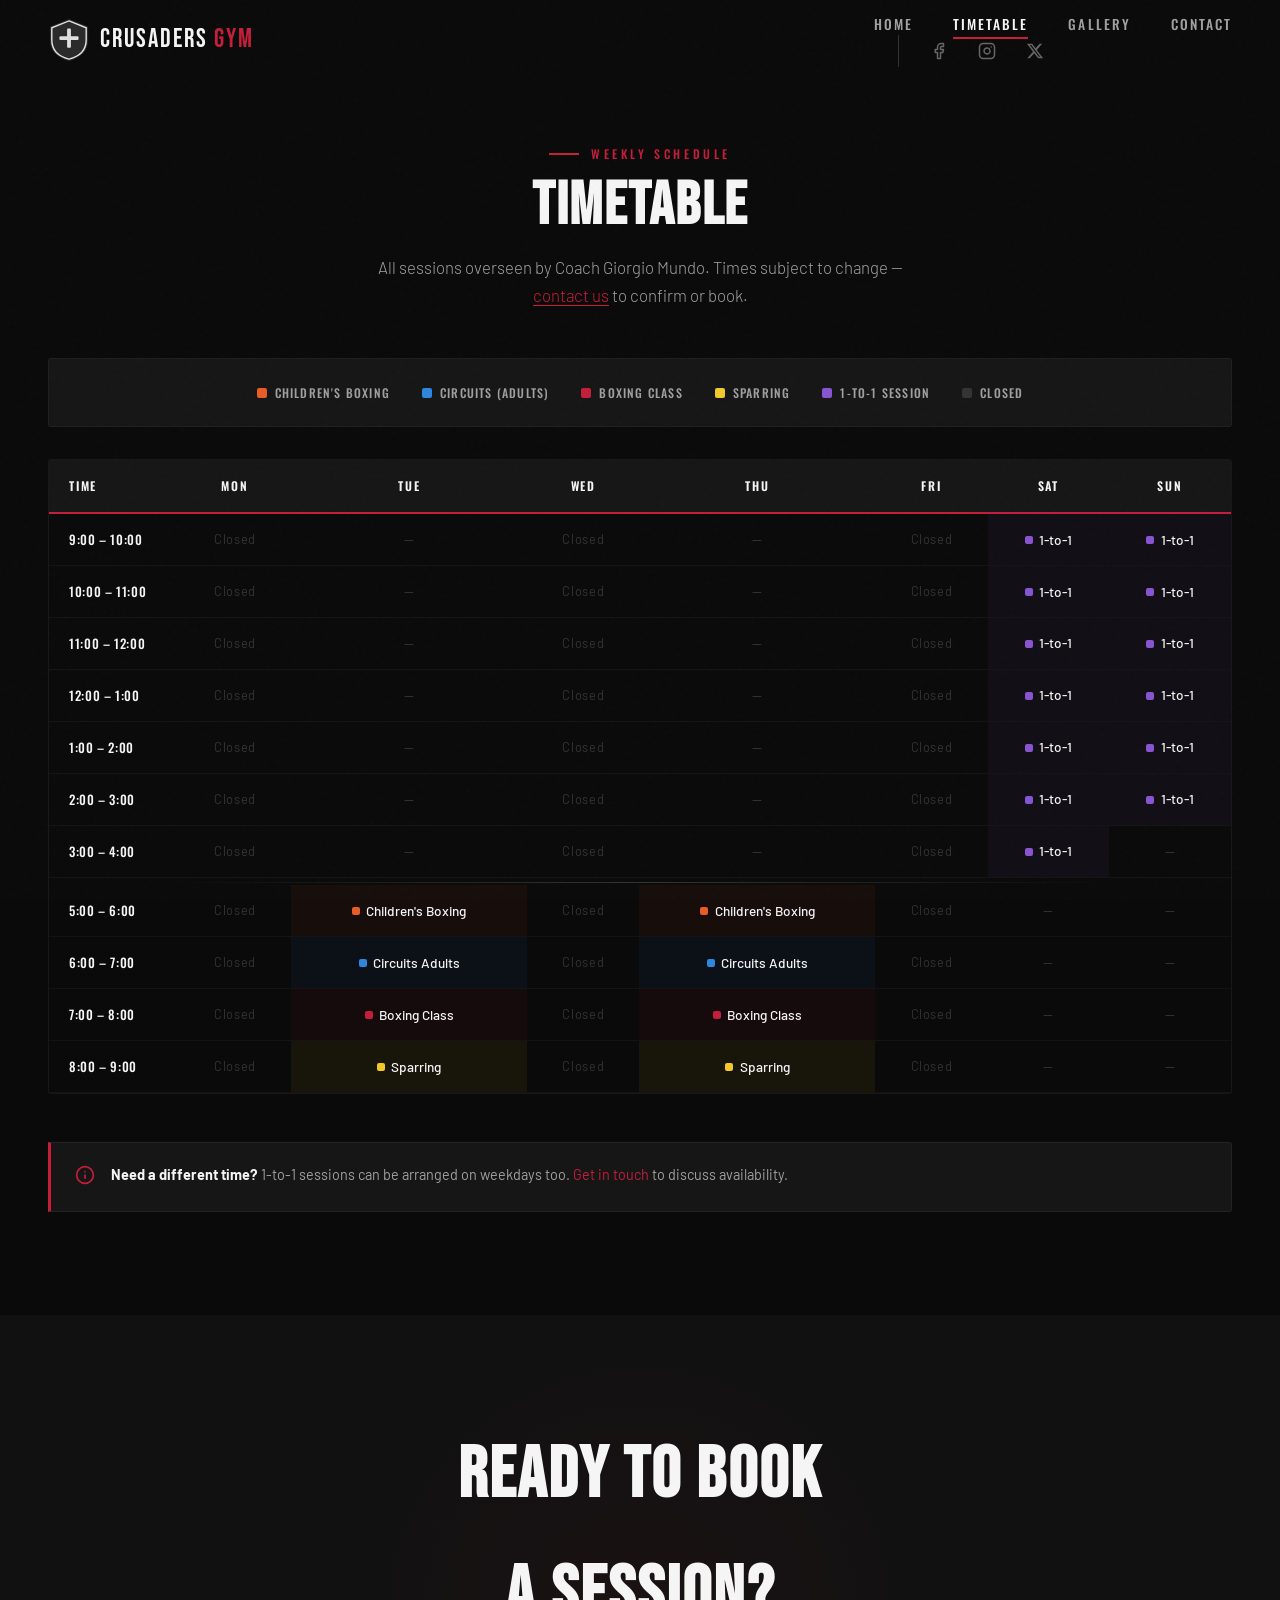
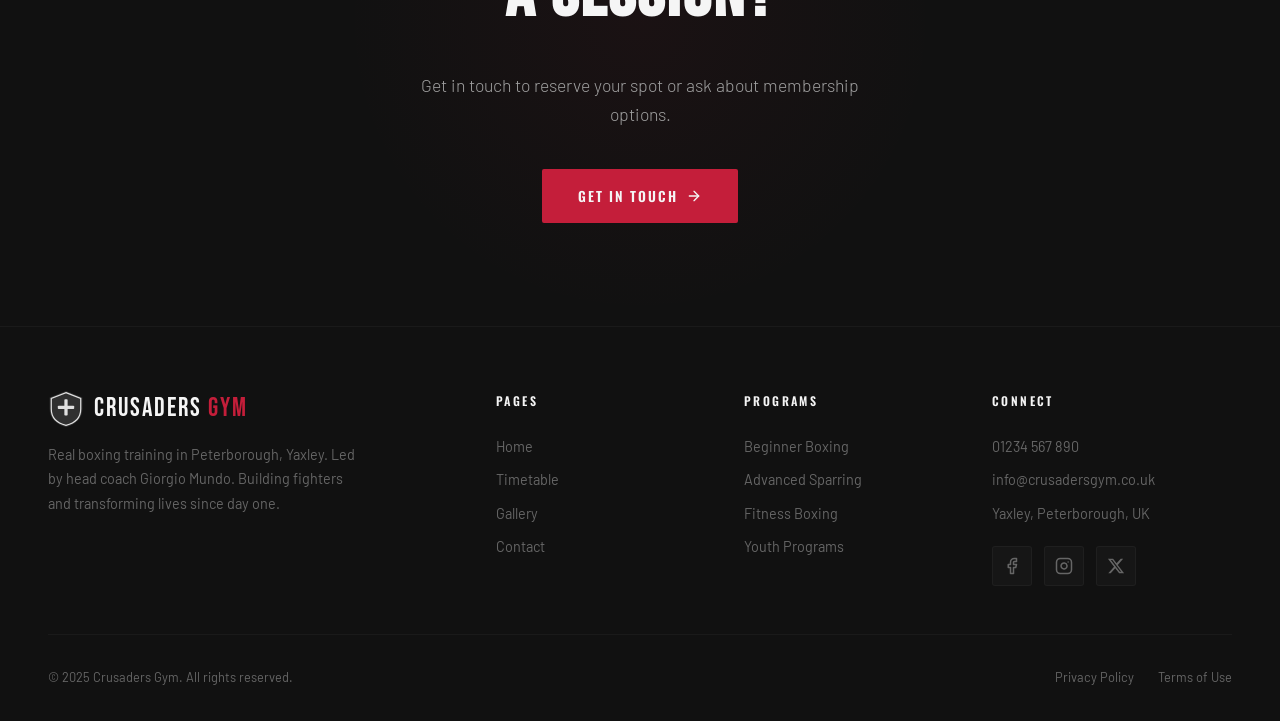
<file: timetable.html>
<!DOCTYPE html>
<html lang="en">
<head>
  <meta charset="UTF-8">
  <meta name="viewport" content="width=device-width, initial-scale=1.0">
  <title>Timetable — Crusaders Gym | Weekly Schedule</title>
  <meta name="description" content="Weekly timetable for Crusaders Gym, Yaxley, Peterborough. Class times for children's boxing, adult circuits, sparring, and 1-to-1 sessions with Coach Giorgio Mundo.">
  <meta name="keywords" content="boxing timetable Peterborough, Crusaders Gym schedule, boxing classes Yaxley, Giorgio Mundo sessions">

  <!-- Open Graph -->
  <meta property="og:title" content="Timetable — Crusaders Gym">
  <meta property="og:description" content="Weekly class schedule at Crusaders Gym, Peterborough. Children's boxing, circuits, sparring &amp; 1-to-1 coaching.">
  <meta property="og:image" content="images/hero.webp">
  <meta property="og:url" content="https://crusaders-gym.netlify.app/timetable.html">
  <meta property="og:type" content="website">

  <link rel="icon" type="image/svg+xml" href="data:image/svg+xml,%3Csvg xmlns='http://www.w3.org/2000/svg' viewBox='0 0 100 100'%3E%3Ctext y='.9em' font-size='90'%3E🥊%3C/text%3E%3C/svg%3E">
  <link rel="stylesheet" href="css/styles.css?v=2">
</head>
<body>

  <!-- ========== NAVIGATION ========== -->
  <nav class="navbar scrolled" role="navigation" aria-label="Main navigation">
    <div class="container">
      <a href="index.html" class="nav-logo" aria-label="Crusaders Gym Home">
        <svg class="nav-logo-icon" viewBox="0 0 40 44" xmlns="http://www.w3.org/2000/svg" aria-hidden="true">
          <path d="M20 0L40 8v14c0 12-8.5 19-20 22C8.5 41 0 34 0 22V8L20 0z" fill="currentColor" opacity="0.15"/>
          <path d="M20 2L38 9.2v12.8c0 11-7.8 17.4-18 20-10.2-2.6-18-9-18-20V9.2L20 2z" fill="none" stroke="currentColor" stroke-width="1.5"/>
          <rect x="18" y="10" width="4" height="20" rx="1" fill="currentColor"/>
          <rect x="10" y="18" width="20" height="4" rx="1" fill="currentColor"/>
        </svg>
        <div class="nav-logo-text">CRUSADERS <span>GYM</span></div>
      </a>

      <button class="nav-toggle" aria-label="Toggle navigation" aria-expanded="false">
        <span></span><span></span><span></span>
      </button>

      <div class="nav-menu">
        <div class="nav-links">
          <a href="index.html">Home</a>
          <a href="timetable.html" class="active">Timetable</a>
          <a href="gallery.html">Gallery</a>
          <a href="contact.html">Contact</a>
        </div>
        <div class="nav-social">
          <a href="#" aria-label="Facebook" target="_blank" rel="noopener noreferrer">
            <svg viewBox="0 0 24 24" fill="none" stroke="currentColor" stroke-width="2" stroke-linecap="round" stroke-linejoin="round"><path d="M18 2h-3a5 5 0 0 0-5 5v3H7v4h3v8h4v-8h3l1-4h-4V7a1 1 0 0 1 1-1h3z"></path></svg>
          </a>
          <a href="#" aria-label="Instagram" target="_blank" rel="noopener noreferrer">
            <svg viewBox="0 0 24 24" fill="none" stroke="currentColor" stroke-width="2" stroke-linecap="round" stroke-linejoin="round"><rect x="2" y="2" width="20" height="20" rx="5" ry="5"></rect><path d="M16 11.37A4 4 0 1 1 12.63 8 4 4 0 0 1 16 11.37z"></path><line x1="17.5" y1="6.5" x2="17.51" y2="6.5"></line></svg>
          </a>
          <a href="#" aria-label="X (Twitter)" target="_blank" rel="noopener noreferrer">
            <svg viewBox="0 0 24 24" fill="currentColor"><path d="M18.244 2.25h3.308l-7.227 8.26 8.502 11.24H16.17l-5.214-6.817L4.99 21.75H1.68l7.73-8.835L1.254 2.25H8.08l4.713 6.231zm-1.161 17.52h1.833L7.084 4.126H5.117z"/></svg>
          </a>
        </div>
      </div>
    </div>
  </nav>

  <!-- ========== PAGE HERO ========== -->
  <section class="page-hero">
    <div class="container">
      <div class="section-label" style="justify-content:center;">Weekly Schedule</div>
      <h1 class="section-title" style="text-align:center;">TIMETABLE</h1>
      <p class="section-desc" style="text-align:center; margin-left:auto; margin-right:auto;">All sessions overseen by Coach Giorgio Mundo. Times subject to change — <a href="contact.html" style="color: var(--color-red); border-bottom: 1px solid var(--color-red);">contact us</a> to confirm or book.</p>
    </div>
  </section>

  <!-- ========== LEGEND ========== -->
  <section class="section" style="padding-top: 0; padding-bottom: 0;">
    <div class="container">
      <div class="tt-legend reveal">
        <div class="tt-legend-item">
          <span class="tt-legend-dot tt-dot-children"></span>
          <span>Children's Boxing</span>
        </div>
        <div class="tt-legend-item">
          <span class="tt-legend-dot tt-dot-circuits"></span>
          <span>Circuits (Adults)</span>
        </div>
        <div class="tt-legend-item">
          <span class="tt-legend-dot tt-dot-boxing"></span>
          <span>Boxing Class</span>
        </div>
        <div class="tt-legend-item">
          <span class="tt-legend-dot tt-dot-sparring"></span>
          <span>Sparring</span>
        </div>
        <div class="tt-legend-item">
          <span class="tt-legend-dot tt-dot-private"></span>
          <span>1-to-1 Session</span>
        </div>
        <div class="tt-legend-item">
          <span class="tt-legend-dot tt-dot-closed"></span>
          <span>Closed</span>
        </div>
      </div>
    </div>
  </section>

  <!-- ========== TIMETABLE — DESKTOP TABLE ========== -->
  <section class="section tt-section" style="padding-top: 2rem;">
    <div class="container">

      <!-- Desktop Table View -->
      <div class="tt-table-wrap reveal">
        <table class="tt-table" aria-label="Weekly timetable">
          <thead>
            <tr>
              <th class="tt-th-time">Time</th>
              <th>Mon</th>
              <th>Tue</th>
              <th>Wed</th>
              <th>Thu</th>
              <th>Fri</th>
              <th>Sat</th>
              <th>Sun</th>
            </tr>
          </thead>
          <tbody>
            <tr>
              <td class="tt-time">9:00 – 10:00</td>
              <td class="tt-closed">Closed</td>
              <td class="tt-empty">—</td>
              <td class="tt-closed">Closed</td>
              <td class="tt-empty">—</td>
              <td class="tt-closed">Closed</td>
              <td class="tt-active tt-private"><span class="tt-pip tt-dot-private"></span>1-to-1</td>
              <td class="tt-active tt-private"><span class="tt-pip tt-dot-private"></span>1-to-1</td>
            </tr>
            <tr>
              <td class="tt-time">10:00 – 11:00</td>
              <td class="tt-closed">Closed</td>
              <td class="tt-empty">—</td>
              <td class="tt-closed">Closed</td>
              <td class="tt-empty">—</td>
              <td class="tt-closed">Closed</td>
              <td class="tt-active tt-private"><span class="tt-pip tt-dot-private"></span>1-to-1</td>
              <td class="tt-active tt-private"><span class="tt-pip tt-dot-private"></span>1-to-1</td>
            </tr>
            <tr>
              <td class="tt-time">11:00 – 12:00</td>
              <td class="tt-closed">Closed</td>
              <td class="tt-empty">—</td>
              <td class="tt-closed">Closed</td>
              <td class="tt-empty">—</td>
              <td class="tt-closed">Closed</td>
              <td class="tt-active tt-private"><span class="tt-pip tt-dot-private"></span>1-to-1</td>
              <td class="tt-active tt-private"><span class="tt-pip tt-dot-private"></span>1-to-1</td>
            </tr>
            <tr>
              <td class="tt-time">12:00 – 1:00</td>
              <td class="tt-closed">Closed</td>
              <td class="tt-empty">—</td>
              <td class="tt-closed">Closed</td>
              <td class="tt-empty">—</td>
              <td class="tt-closed">Closed</td>
              <td class="tt-active tt-private"><span class="tt-pip tt-dot-private"></span>1-to-1</td>
              <td class="tt-active tt-private"><span class="tt-pip tt-dot-private"></span>1-to-1</td>
            </tr>
            <tr>
              <td class="tt-time">1:00 – 2:00</td>
              <td class="tt-closed">Closed</td>
              <td class="tt-empty">—</td>
              <td class="tt-closed">Closed</td>
              <td class="tt-empty">—</td>
              <td class="tt-closed">Closed</td>
              <td class="tt-active tt-private"><span class="tt-pip tt-dot-private"></span>1-to-1</td>
              <td class="tt-active tt-private"><span class="tt-pip tt-dot-private"></span>1-to-1</td>
            </tr>
            <tr>
              <td class="tt-time">2:00 – 3:00</td>
              <td class="tt-closed">Closed</td>
              <td class="tt-empty">—</td>
              <td class="tt-closed">Closed</td>
              <td class="tt-empty">—</td>
              <td class="tt-closed">Closed</td>
              <td class="tt-active tt-private"><span class="tt-pip tt-dot-private"></span>1-to-1</td>
              <td class="tt-active tt-private"><span class="tt-pip tt-dot-private"></span>1-to-1</td>
            </tr>
            <tr>
              <td class="tt-time">3:00 – 4:00</td>
              <td class="tt-closed">Closed</td>
              <td class="tt-empty">—</td>
              <td class="tt-closed">Closed</td>
              <td class="tt-empty">—</td>
              <td class="tt-closed">Closed</td>
              <td class="tt-active tt-private"><span class="tt-pip tt-dot-private"></span>1-to-1</td>
              <td class="tt-empty">—</td>
            </tr>
            <tr class="tt-gap-row"><td colspan="8"></td></tr>
            <tr>
              <td class="tt-time">5:00 – 6:00</td>
              <td class="tt-closed">Closed</td>
              <td class="tt-active tt-children"><span class="tt-pip tt-dot-children"></span>Children's Boxing</td>
              <td class="tt-closed">Closed</td>
              <td class="tt-active tt-children"><span class="tt-pip tt-dot-children"></span>Children's Boxing</td>
              <td class="tt-closed">Closed</td>
              <td class="tt-empty">—</td>
              <td class="tt-empty">—</td>
            </tr>
            <tr>
              <td class="tt-time">6:00 – 7:00</td>
              <td class="tt-closed">Closed</td>
              <td class="tt-active tt-circuits"><span class="tt-pip tt-dot-circuits"></span>Circuits Adults</td>
              <td class="tt-closed">Closed</td>
              <td class="tt-active tt-circuits"><span class="tt-pip tt-dot-circuits"></span>Circuits Adults</td>
              <td class="tt-closed">Closed</td>
              <td class="tt-empty">—</td>
              <td class="tt-empty">—</td>
            </tr>
            <tr>
              <td class="tt-time">7:00 – 8:00</td>
              <td class="tt-closed">Closed</td>
              <td class="tt-active tt-boxing"><span class="tt-pip tt-dot-boxing"></span>Boxing Class</td>
              <td class="tt-closed">Closed</td>
              <td class="tt-active tt-boxing"><span class="tt-pip tt-dot-boxing"></span>Boxing Class</td>
              <td class="tt-closed">Closed</td>
              <td class="tt-empty">—</td>
              <td class="tt-empty">—</td>
            </tr>
            <tr>
              <td class="tt-time">8:00 – 9:00</td>
              <td class="tt-closed">Closed</td>
              <td class="tt-active tt-sparring"><span class="tt-pip tt-dot-sparring"></span>Sparring</td>
              <td class="tt-closed">Closed</td>
              <td class="tt-active tt-sparring"><span class="tt-pip tt-dot-sparring"></span>Sparring</td>
              <td class="tt-closed">Closed</td>
              <td class="tt-empty">—</td>
              <td class="tt-empty">—</td>
            </tr>
          </tbody>
        </table>
      </div>

      <!-- Mobile Card View — shown only on small screens -->
      <div class="tt-cards" aria-label="Weekly timetable (mobile view)">

        <!-- MONDAY / WEDNESDAY / FRIDAY — Closed -->
        <div class="tt-day-card tt-day-closed reveal">
          <div class="tt-day-header">
            <h3 class="tt-day-name">Monday / Wednesday / Friday</h3>
            <span class="tt-day-badge tt-badge-closed">Closed</span>
          </div>
          <p class="tt-day-note">No sessions on these days.</p>
        </div>

        <!-- TUESDAY -->
        <div class="tt-day-card reveal">
          <div class="tt-day-header">
            <h3 class="tt-day-name">Tuesday</h3>
            <span class="tt-day-badge">4 Sessions</span>
          </div>
          <div class="tt-day-slots">
            <div class="tt-slot">
              <div class="tt-slot-time">5:00 – 6:00 PM</div>
              <div class="tt-slot-info">
                <span class="tt-pip tt-dot-children"></span>
                <span class="tt-slot-name">Children's Boxing</span>
              </div>
            </div>
            <div class="tt-slot">
              <div class="tt-slot-time">6:00 – 7:00 PM</div>
              <div class="tt-slot-info">
                <span class="tt-pip tt-dot-circuits"></span>
                <span class="tt-slot-name">Circuits Adults</span>
              </div>
            </div>
            <div class="tt-slot">
              <div class="tt-slot-time">7:00 – 8:00 PM</div>
              <div class="tt-slot-info">
                <span class="tt-pip tt-dot-boxing"></span>
                <span class="tt-slot-name">Boxing Class</span>
              </div>
            </div>
            <div class="tt-slot">
              <div class="tt-slot-time">8:00 – 9:00 PM</div>
              <div class="tt-slot-info">
                <span class="tt-pip tt-dot-sparring"></span>
                <span class="tt-slot-name">Sparring</span>
              </div>
            </div>
          </div>
        </div>

        <!-- THURSDAY -->
        <div class="tt-day-card reveal">
          <div class="tt-day-header">
            <h3 class="tt-day-name">Thursday</h3>
            <span class="tt-day-badge">4 Sessions</span>
          </div>
          <div class="tt-day-slots">
            <div class="tt-slot">
              <div class="tt-slot-time">5:00 – 6:00 PM</div>
              <div class="tt-slot-info">
                <span class="tt-pip tt-dot-children"></span>
                <span class="tt-slot-name">Children's Boxing</span>
              </div>
            </div>
            <div class="tt-slot">
              <div class="tt-slot-time">6:00 – 7:00 PM</div>
              <div class="tt-slot-info">
                <span class="tt-pip tt-dot-circuits"></span>
                <span class="tt-slot-name">Circuits Adults</span>
              </div>
            </div>
            <div class="tt-slot">
              <div class="tt-slot-time">7:00 – 8:00 PM</div>
              <div class="tt-slot-info">
                <span class="tt-pip tt-dot-boxing"></span>
                <span class="tt-slot-name">Boxing Class</span>
              </div>
            </div>
            <div class="tt-slot">
              <div class="tt-slot-time">8:00 – 9:00 PM</div>
              <div class="tt-slot-info">
                <span class="tt-pip tt-dot-sparring"></span>
                <span class="tt-slot-name">Sparring</span>
              </div>
            </div>
          </div>
        </div>

        <!-- SATURDAY -->
        <div class="tt-day-card reveal">
          <div class="tt-day-header">
            <h3 class="tt-day-name">Saturday</h3>
            <span class="tt-day-badge tt-badge-private">1-to-1 Only</span>
          </div>
          <div class="tt-day-slots">
            <div class="tt-slot">
              <div class="tt-slot-time">9:00 AM – 4:00 PM</div>
              <div class="tt-slot-info">
                <span class="tt-pip tt-dot-private"></span>
                <span class="tt-slot-name">1-to-1 Sessions</span>
              </div>
              <div class="tt-slot-note">Book in advance with Coach Mundo</div>
            </div>
          </div>
        </div>

        <!-- SUNDAY -->
        <div class="tt-day-card reveal">
          <div class="tt-day-header">
            <h3 class="tt-day-name">Sunday</h3>
            <span class="tt-day-badge tt-badge-private">1-to-1 Only</span>
          </div>
          <div class="tt-day-slots">
            <div class="tt-slot">
              <div class="tt-slot-time">9:00 AM – 3:00 PM</div>
              <div class="tt-slot-info">
                <span class="tt-pip tt-dot-private"></span>
                <span class="tt-slot-name">1-to-1 Sessions</span>
              </div>
              <div class="tt-slot-note">Book in advance with Coach Mundo</div>
            </div>
          </div>
        </div>

      </div>

      <!-- Info note -->
      <div class="tt-info reveal" style="margin-top: 3rem;">
        <div class="tt-info-icon" aria-hidden="true">
          <svg viewBox="0 0 24 24" fill="none" stroke="currentColor" stroke-width="2" stroke-linecap="round" stroke-linejoin="round" width="20" height="20"><circle cx="12" cy="12" r="10"></circle><line x1="12" y1="16" x2="12" y2="12"></line><line x1="12" y1="8" x2="12.01" y2="8"></line></svg>
        </div>
        <div>
          <strong style="color: var(--color-white);">Need a different time?</strong>
          <span style="color: var(--color-gray-300);"> 1-to-1 sessions can be arranged on weekdays too. <a href="contact.html" style="color: var(--color-red); border-bottom: 1px solid transparent; transition: border-color 0.3s;">Get in touch</a> to discuss availability.</span>
        </div>
      </div>

    </div>
  </section>

  <!-- ========== CTA ========== -->
  <section class="section cta-section">
    <div class="container reveal">
      <h2 class="cta-title">READY TO BOOK<br>A SESSION?</h2>
      <p class="cta-text">Get in touch to reserve your spot or ask about membership options.</p>
      <a href="contact.html" class="btn btn-primary">
        Get In Touch
        <svg viewBox="0 0 24 24" fill="none" stroke="currentColor" stroke-width="2" stroke-linecap="round" stroke-linejoin="round"><line x1="5" y1="12" x2="19" y2="12"></line><polyline points="12 5 19 12 12 19"></polyline></svg>
      </a>
    </div>
  </section>

  <!-- ========== FOOTER ========== -->
  <footer class="footer" role="contentinfo">
    <div class="container">
      <div class="footer-top">
        <div>
          <a href="index.html" class="nav-logo" aria-label="Crusaders Gym Home">
            <svg class="nav-logo-icon" viewBox="0 0 40 44" xmlns="http://www.w3.org/2000/svg" aria-hidden="true" style="width:36px;height:36px;">
              <path d="M20 0L40 8v14c0 12-8.5 19-20 22C8.5 41 0 34 0 22V8L20 0z" fill="currentColor" opacity="0.15"/>
              <path d="M20 2L38 9.2v12.8c0 11-7.8 17.4-18 20-10.2-2.6-18-9-18-20V9.2L20 2z" fill="none" stroke="currentColor" stroke-width="1.5"/>
              <rect x="18" y="10" width="4" height="20" rx="1" fill="currentColor"/>
              <rect x="10" y="18" width="20" height="4" rx="1" fill="currentColor"/>
            </svg>
            <div class="nav-logo-text">CRUSADERS <span>GYM</span></div>
          </a>
          <p class="footer-brand-text">Real boxing training in Peterborough, Yaxley. Led by head coach Giorgio Mundo. Building fighters and transforming lives since day one.</p>
        </div>
        <div>
          <div class="footer-heading">Pages</div>
          <div class="footer-links">
            <a href="index.html">Home</a>
            <a href="timetable.html">Timetable</a>
            <a href="gallery.html">Gallery</a>
            <a href="contact.html">Contact</a>
          </div>
        </div>
        <div>
          <div class="footer-heading">Programs</div>
          <div class="footer-links">
            <a href="contact.html">Beginner Boxing</a>
            <a href="contact.html">Advanced Sparring</a>
            <a href="contact.html">Fitness Boxing</a>
            <a href="contact.html">Youth Programs</a>
          </div>
        </div>
        <div>
          <div class="footer-heading">Connect</div>
          <div class="footer-links">
            <a href="tel:+441234567890">01234 567 890</a>
            <a href="mailto:info@crusadersgym.co.uk">info@crusadersgym.co.uk</a>
            <a>Yaxley, Peterborough, UK</a>
          </div>
          <div class="footer-social">
            <a href="#" aria-label="Facebook" target="_blank" rel="noopener noreferrer">
              <svg viewBox="0 0 24 24" fill="none" stroke="currentColor" stroke-width="2" stroke-linecap="round" stroke-linejoin="round"><path d="M18 2h-3a5 5 0 0 0-5 5v3H7v4h3v8h4v-8h3l1-4h-4V7a1 1 0 0 1 1-1h3z"></path></svg>
            </a>
            <a href="#" aria-label="Instagram" target="_blank" rel="noopener noreferrer">
              <svg viewBox="0 0 24 24" fill="none" stroke="currentColor" stroke-width="2" stroke-linecap="round" stroke-linejoin="round"><rect x="2" y="2" width="20" height="20" rx="5" ry="5"></rect><path d="M16 11.37A4 4 0 1 1 12.63 8 4 4 0 0 1 16 11.37z"></path><line x1="17.5" y1="6.5" x2="17.51" y2="6.5"></line></svg>
            </a>
            <a href="#" aria-label="X (Twitter)" target="_blank" rel="noopener noreferrer">
              <svg viewBox="0 0 24 24" fill="currentColor"><path d="M18.244 2.25h3.308l-7.227 8.26 8.502 11.24H16.17l-5.214-6.817L4.99 21.75H1.68l7.73-8.835L1.254 2.25H8.08l4.713 6.231zm-1.161 17.52h1.833L7.084 4.126H5.117z"/></svg>
            </a>
          </div>
        </div>
      </div>
      <div class="footer-bottom">
        <p class="footer-copy">&copy; 2025 Crusaders Gym. All rights reserved.</p>
        <div class="footer-legal">
          <a href="#">Privacy Policy</a>
          <a href="#">Terms of Use</a>
        </div>
      </div>
    </div>
  </footer>

  <script src="js/script.js?v=2"></script>
</body>
</html>
</file>
<file: css/styles.css>
/* ============================================
   CRUSADERS GYM - Peterborough, Yaxley
   Main Stylesheet
   ============================================ */

/* --- Google Fonts Import --- */
@import url('https://fonts.googleapis.com/css2?family=Oswald:wght@300;400;500;600;700&family=Barlow:wght@300;400;500;600;700&family=Bebas+Neue&display=swap');

/* --- CSS Custom Properties --- */
:root {
  --color-bg: #0a0a0a;
  --color-bg-alt: #111111;
  --color-bg-card: #161616;
  --color-bg-card-hover: #1c1c1c;
  --color-red: #c41e3a;
  --color-red-dark: #9a1830;
  --color-red-glow: rgba(196, 30, 58, 0.35);
  --color-gold: #d4a853;
  --color-gold-dim: rgba(212, 168, 83, 0.15);
  --color-white: #f5f5f5;
  --color-gray-100: #e0e0e0;
  --color-gray-300: #a0a0a0;
  --color-gray-500: #666666;
  --color-gray-700: #333333;
  --color-gray-900: #1a1a1a;

  --font-heading: 'Oswald', sans-serif;
  --font-display: 'Bebas Neue', sans-serif;
  --font-body: 'Barlow', sans-serif;

  --nav-height: 80px;
  --max-width: 1280px;
  --section-pad: clamp(4rem, 8vw, 8rem);

  --ease-out-expo: cubic-bezier(0.16, 1, 0.3, 1);
  --ease-out-back: cubic-bezier(0.34, 1.56, 0.64, 1);
}

/* --- Reset & Base --- */
*,
*::before,
*::after {
  margin: 0;
  padding: 0;
  box-sizing: border-box;
}

html {
  scroll-behavior: smooth;
  -webkit-text-size-adjust: 100%;
}

body {
  font-family: var(--font-body);
  font-weight: 400;
  color: var(--color-gray-100);
  background-color: var(--color-bg);
  line-height: 1.65;
  overflow-x: hidden;
  -webkit-font-smoothing: antialiased;
  -moz-osx-font-smoothing: grayscale;
}

img {
  display: block;
  max-width: 100%;
  height: auto;
}

a {
  color: inherit;
  text-decoration: none;
}

ul, ol {
  list-style: none;
}

button {
  border: none;
  background: none;
  cursor: pointer;
  font-family: inherit;
  color: inherit;
}

::selection {
  background: var(--color-red);
  color: var(--color-white);
}

/* --- Utility --- */
.container {
  width: 100%;
  max-width: var(--max-width);
  margin: 0 auto;
  padding: 0 clamp(1.25rem, 4vw, 3rem);
}

.sr-only {
  position: absolute;
  width: 1px;
  height: 1px;
  padding: 0;
  margin: -1px;
  overflow: hidden;
  clip: rect(0, 0, 0, 0);
  white-space: nowrap;
  border: 0;
}

/* --- Grain Overlay (atmospheric texture) --- */
body::after {
  content: '';
  position: fixed;
  inset: 0;
  background-image: url("data:image/svg+xml,%3Csvg viewBox='0 0 256 256' xmlns='http://www.w3.org/2000/svg'%3E%3Cfilter id='n'%3E%3CfeTurbulence type='fractalNoise' baseFrequency='0.85' numOctaves='4' stitchTiles='stitch'/%3E%3C/filter%3E%3Crect width='100%25' height='100%25' filter='url(%23n)' opacity='0.04'/%3E%3C/svg%3E");
  pointer-events: none;
  z-index: 9999;
  opacity: 0.5;
}

/* ============================================
   NAVIGATION
   ============================================ */
.navbar {
  position: fixed;
  top: 0;
  left: 0;
  width: 100%;
  height: var(--nav-height);
  z-index: 1000;
  transition: background 0.4s ease, box-shadow 0.4s ease;
}

.navbar.scrolled {
  background: rgba(10, 10, 10, 0.95);
  backdrop-filter: blur(12px);
  -webkit-backdrop-filter: blur(12px);
  box-shadow: 0 1px 0 rgba(196, 30, 58, 0.2);
}

.navbar .container {
  display: flex;
  align-items: center;
  justify-content: space-between;
  height: 100%;
}

.nav-logo {
  display: flex;
  align-items: center;
  gap: 0.6rem;
  z-index: 1001;
}

.nav-logo-icon {
  width: 42px;
  height: 42px;
  fill: var(--color-red);
  transition: transform 0.3s var(--ease-out-back);
}

.nav-logo:hover .nav-logo-icon {
  transform: scale(1.1);
}

.nav-logo-text {
  font-family: var(--font-display);
  font-size: 1.6rem;
  letter-spacing: 0.08em;
  color: var(--color-white);
  line-height: 1;
}

.nav-logo-text span {
  color: var(--color-red);
}

.nav-links {
  display: flex;
  align-items: center;
  gap: 2.5rem;
}

.nav-links a {
  font-family: var(--font-heading);
  font-size: 0.85rem;
  font-weight: 500;
  letter-spacing: 0.15em;
  text-transform: uppercase;
  color: var(--color-gray-300);
  position: relative;
  transition: color 0.3s ease;
}

.nav-links a::after {
  content: '';
  position: absolute;
  bottom: -4px;
  left: 0;
  width: 0;
  height: 2px;
  background: var(--color-red);
  transition: width 0.3s var(--ease-out-expo);
}

.nav-links a:hover,
.nav-links a.active {
  color: var(--color-white);
}

.nav-links a:hover::after,
.nav-links a.active::after {
  width: 100%;
}

.nav-social {
  display: flex;
  gap: 1rem;
  margin-left: 1.5rem;
  padding-left: 1.5rem;
  border-left: 1px solid var(--color-gray-700);
}

.nav-social a {
  display: flex;
  align-items: center;
  justify-content: center;
  width: 32px;
  height: 32px;
  color: var(--color-gray-500);
  transition: color 0.3s ease, transform 0.3s var(--ease-out-back);
}

.nav-social a:hover {
  color: var(--color-red);
  transform: translateY(-2px);
}

.nav-social svg {
  width: 18px;
  height: 18px;
}

/* Mobile Menu Toggle */
.nav-toggle {
  display: none;
  flex-direction: column;
  gap: 5px;
  width: 28px;
  padding: 4px 0;
  z-index: 1001;
}

.nav-toggle span {
  display: block;
  height: 2px;
  background: var(--color-white);
  border-radius: 2px;
  transition: transform 0.3s ease, opacity 0.3s ease;
}

.nav-toggle.active span:nth-child(1) {
  transform: translateY(7px) rotate(45deg);
}

.nav-toggle.active span:nth-child(2) {
  opacity: 0;
}

.nav-toggle.active span:nth-child(3) {
  transform: translateY(-7px) rotate(-45deg);
}

/* Mobile Nav */
@media (max-width: 900px) {
  .nav-toggle {
    display: flex;
  }

  .nav-menu {
    position: fixed;
    inset: 0;
    background: rgba(10, 10, 10, 0.98);
    backdrop-filter: blur(20px);
    display: flex;
    flex-direction: column;
    align-items: center;
    justify-content: center;
    gap: 0;
    opacity: 0;
    visibility: hidden;
    transition: opacity 0.4s ease, visibility 0.4s ease;
    z-index: 1000;
  }

  .nav-menu.open {
    opacity: 1;
    visibility: visible;
  }

  .nav-links {
    flex-direction: column;
    gap: 0;
  }

  .nav-links a {
    font-size: 2rem;
    font-family: var(--font-display);
    letter-spacing: 0.12em;
    padding: 0.8rem 0;
    transform: translateY(20px);
    opacity: 0;
    transition: color 0.3s ease, transform 0.5s var(--ease-out-expo), opacity 0.5s ease;
  }

  .nav-menu.open .nav-links a {
    transform: translateY(0);
    opacity: 1;
  }

  .nav-menu.open .nav-links a:nth-child(1) { transition-delay: 0.1s; }
  .nav-menu.open .nav-links a:nth-child(2) { transition-delay: 0.15s; }
  .nav-menu.open .nav-links a:nth-child(3) { transition-delay: 0.2s; }
  .nav-menu.open .nav-links a:nth-child(4) { transition-delay: 0.25s; }

  .nav-social {
    margin-left: 0;
    padding-left: 0;
    border-left: none;
    margin-top: 2rem;
    padding-top: 2rem;
    border-top: 1px solid var(--color-gray-700);
    transform: translateY(20px);
    opacity: 0;
    transition: transform 0.5s var(--ease-out-expo) 0.3s, opacity 0.5s ease 0.3s;
  }

  .nav-menu.open .nav-social {
    transform: translateY(0);
    opacity: 1;
  }
}

/* ============================================
   HERO SECTION
   ============================================ */
.hero {
  position: relative;
  min-height: 100vh;
  display: flex;
  align-items: center;
  overflow: hidden;
}

.hero-bg {
  position: absolute;
  inset: 0;
  z-index: 0;
}

.hero-bg img {
  width: 100%;
  height: 100%;
  object-fit: cover;
  object-position: center 30%;
  filter: grayscale(0.3) contrast(1.1);
}

.hero-bg::after {
  content: '';
  position: absolute;
  inset: 0;
  background:
    linear-gradient(180deg,
      rgba(10,10,10,0.7) 0%,
      rgba(10,10,10,0.3) 30%,
      rgba(10,10,10,0.4) 60%,
      rgba(10,10,10,0.95) 100%
    ),
    linear-gradient(90deg,
      rgba(196,30,58,0.08) 0%,
      transparent 50%
    );
}

.hero-content {
  position: relative;
  z-index: 1;
  padding-top: calc(var(--nav-height) + 3rem);
  padding-bottom: 4rem;
}

.hero-label {
  font-family: var(--font-heading);
  font-size: 0.8rem;
  font-weight: 500;
  letter-spacing: 0.3em;
  text-transform: uppercase;
  color: var(--color-red);
  margin-bottom: 1.25rem;
  display: flex;
  align-items: center;
  gap: 0.75rem;
}

.hero-label::before {
  content: '';
  width: 40px;
  height: 2px;
  background: var(--color-red);
}

.hero-title {
  font-family: var(--font-display);
  font-size: clamp(3.5rem, 10vw, 8rem);
  line-height: 0.95;
  letter-spacing: 0.04em;
  color: var(--color-white);
  margin-bottom: 1.5rem;
}

.hero-title span {
  display: block;
  color: var(--color-red);
  text-shadow: 0 0 60px var(--color-red-glow);
}

.hero-subtitle {
  font-family: var(--font-body);
  font-size: clamp(1rem, 2vw, 1.2rem);
  font-weight: 300;
  color: var(--color-white-300);
  max-width: 520px;
  margin-bottom: 2.5rem;
  line-height: 1.7;
}

.hero-cta-group {
  display: flex;
  gap: 1.25rem;
  flex-wrap: wrap;
}

/* Scroll Indicator */
.hero-scroll {
  position: absolute;
  bottom: 2.5rem;
  left: 50%;
  transform: translateX(-50%);
  z-index: 2;
  display: flex;
  flex-direction: column;
  align-items: center;
  gap: 0.5rem;
  color: var(--color-gray-500);
  font-family: var(--font-heading);
  font-size: 0.65rem;
  letter-spacing: 0.25em;
  text-transform: uppercase;
}

.hero-scroll-line {
  width: 1px;
  height: 50px;
  background: linear-gradient(to bottom, var(--color-red), transparent);
  animation: scrollPulse 2s ease-in-out infinite;
}

@keyframes scrollPulse {
  0%, 100% { opacity: 0.3; transform: scaleY(0.6); }
  50% { opacity: 1; transform: scaleY(1); }
}

/* ============================================
   BUTTONS
   ============================================ */
.btn {
  display: inline-flex;
  align-items: center;
  justify-content: center;
  gap: 0.5rem;
  font-family: var(--font-heading);
  font-size: 0.85rem;
  font-weight: 600;
  letter-spacing: 0.15em;
  text-transform: uppercase;
  padding: 1rem 2.25rem;
  border-radius: 2px;
  transition: all 0.3s var(--ease-out-expo);
  position: relative;
  overflow: hidden;
}

.btn-primary {
  background: var(--color-red);
  color: var(--color-white);
  box-shadow: 0 0 0 0 var(--color-red-glow);
}

.btn-primary:hover {
  background: var(--color-red-dark);
  box-shadow: 0 8px 40px var(--color-red-glow);
  transform: translateY(-2px);
}

.btn-outline {
  background: transparent;
  color: var(--color-white);
  border: 1px solid var(--color-gray-700);
}

.btn-outline:hover {
  border-color: var(--color-red);
  color: var(--color-red);
  transform: translateY(-2px);
}

.btn svg {
  width: 16px;
  height: 16px;
  transition: transform 0.3s ease;
}

.btn:hover svg {
  transform: translateX(3px);
}

/* ============================================
   SECTION COMMONS
   ============================================ */
.section {
  padding: var(--section-pad) 0;
  position: relative;
}

.section-header {
  margin-bottom: 3.5rem;
}

.section-label {
  font-family: var(--font-heading);
  font-size: 0.75rem;
  font-weight: 500;
  letter-spacing: 0.3em;
  text-transform: uppercase;
  color: var(--color-red);
  margin-bottom: 0.75rem;
  display: flex;
  align-items: center;
  gap: 0.75rem;
}

.section-label::before {
  content: '';
  width: 30px;
  height: 2px;
  background: var(--color-red);
}

.section-title {
  font-family: var(--font-display);
  font-size: clamp(2.2rem, 5vw, 3.8rem);
  letter-spacing: 0.03em;
  color: var(--color-white);
  line-height: 1;
}

.section-desc {
  font-size: 1.05rem;
  color: var(--color-gray-300);
  max-width: 580px;
  margin-top: 1rem;
  font-weight: 300;
  line-height: 1.7;
}

/* Divider line between sections */
.section-divider {
  width: 100%;
  height: 1px;
  background: linear-gradient(90deg, transparent, var(--color-gray-700), transparent);
}

/* ============================================
   ABOUT SECTION
   ============================================ */
.about {
  background: var(--color-bg);
}

.about-grid {
  display: grid;
  grid-template-columns: 1fr 1fr;
  gap: 4rem;
  align-items: center;
}

.about-image-wrapper {
  position: relative;
}

.about-image {
  border-radius: 3px;
  overflow: hidden;
  position: relative;
}

.about-image img {
  width: 100%;
  aspect-ratio: 4/5;
  object-fit: cover;
  filter: grayscale(0.2);
  transition: filter 0.4s ease;
}

.about-image:hover img {
  filter: grayscale(0);
}

.about-image::after {
  content: '';
  position: absolute;
  bottom: 0;
  left: 0;
  right: 0;
  height: 40%;
  background: linear-gradient(to top, var(--color-bg), transparent);
}

.about-image-accent {
  position: absolute;
  top: -12px;
  left: -12px;
  width: 80px;
  height: 80px;
  border-left: 3px solid var(--color-red);
  border-top: 3px solid var(--color-red);
}

.about-stats {
  display: grid;
  grid-template-columns: repeat(3, 1fr);
  gap: 1.5rem;
  margin-top: 2.5rem;
  padding-top: 2.5rem;
  border-top: 1px solid var(--color-gray-700);
}

.about-stat-number {
  font-family: var(--font-display);
  font-size: 2.5rem;
  color: var(--color-red);
  line-height: 1;
  margin-bottom: 0.25rem;
}

.about-stat-label {
  font-family: var(--font-heading);
  font-size: 0.7rem;
  letter-spacing: 0.2em;
  text-transform: uppercase;
  color: var(--color-gray-500);
}

@media (max-width: 768px) {
  .about-grid {
    grid-template-columns: 1fr;
    gap: 2.5rem;
  }

  .about-stats {
    grid-template-columns: repeat(3, 1fr);
  }
}

/* ============================================
   SERVICES / PROGRAMS SECTION
   ============================================ */
.services {
  background: var(--color-bg-alt);
}

.services-grid {
  display: grid;
  grid-template-columns: repeat(auto-fit, minmax(280px, 1fr));
  gap: 1.5rem;
}

.service-card {
  background: var(--color-bg-card);
  border: 1px solid rgba(255,255,255,0.04);
  border-radius: 3px;
  padding: 2.5rem 2rem;
  position: relative;
  overflow: hidden;
  transition: transform 0.4s var(--ease-out-expo), border-color 0.4s ease, box-shadow 0.4s ease;
}

.service-card::before {
  content: '';
  position: absolute;
  top: 0;
  left: 0;
  width: 100%;
  height: 3px;
  background: var(--color-red);
  transform: scaleX(0);
  transform-origin: left;
  transition: transform 0.4s var(--ease-out-expo);
}

.service-card:hover {
  transform: translateY(-4px);
  border-color: rgba(196, 30, 58, 0.15);
  box-shadow: 0 16px 48px rgba(0, 0, 0, 0.4);
}

.service-card:hover::before {
  transform: scaleX(1);
}

.service-icon {
  width: 48px;
  height: 48px;
  display: flex;
  align-items: center;
  justify-content: center;
  margin-bottom: 1.5rem;
  color: var(--color-red);
}

.service-icon svg {
  width: 32px;
  height: 32px;
}

.service-card h3 {
  font-family: var(--font-heading);
  font-size: 1.2rem;
  font-weight: 600;
  letter-spacing: 0.05em;
  text-transform: uppercase;
  color: var(--color-white);
  margin-bottom: 0.75rem;
}

.service-card p {
  font-size: 0.95rem;
  color: var(--color-gray-300);
  line-height: 1.65;
  font-weight: 300;
}

/* ============================================
   TESTIMONIALS SECTION
   ============================================ */
.testimonials {
  background: var(--color-bg);
  overflow: hidden;
}

.testimonials-track {
  display: grid;
  grid-template-columns: repeat(auto-fit, minmax(340px, 1fr));
  gap: 1.5rem;
}

.testimonial-card {
  background: var(--color-bg-card);
  border: 1px solid rgba(255,255,255,0.04);
  border-radius: 3px;
  padding: 2.5rem 2rem;
  position: relative;
}

.testimonial-card::before {
  content: '\201C';
  font-family: Georgia, serif;
  font-size: 5rem;
  line-height: 1;
  color: var(--color-red);
  opacity: 0.2;
  position: absolute;
  top: 1rem;
  left: 1.5rem;
}

.testimonial-text {
  font-size: 1.05rem;
  font-style: italic;
  color: var(--color-gray-100);
  line-height: 1.75;
  margin-bottom: 1.5rem;
  position: relative;
  z-index: 1;
}

.testimonial-author {
  display: flex;
  align-items: center;
  gap: 0.75rem;
}

.testimonial-avatar {
  width: 40px;
  height: 40px;
  border-radius: 50%;
  background: var(--color-red);
  display: flex;
  align-items: center;
  justify-content: center;
  font-family: var(--font-heading);
  font-size: 0.9rem;
  font-weight: 600;
  color: var(--color-white);
}

.testimonial-name {
  font-family: var(--font-heading);
  font-size: 0.9rem;
  font-weight: 600;
  color: var(--color-white);
  letter-spacing: 0.05em;
}

.testimonial-role {
  font-size: 0.8rem;
  color: var(--color-gray-500);
  margin-top: 0.15rem;
}

/* ============================================
   CTA SECTION
   ============================================ */
.cta-section {
  background: var(--color-bg-alt);
  text-align: center;
  position: relative;
  overflow: hidden;
}

.cta-section::before {
  content: '';
  position: absolute;
  top: 50%;
  left: 50%;
  width: 600px;
  height: 600px;
  transform: translate(-50%, -50%);
  background: radial-gradient(circle, var(--color-red-glow), transparent 70%);
  opacity: 0.15;
  pointer-events: none;
}

.cta-title {
  font-family: var(--font-display);
  font-size: clamp(2.5rem, 6vw, 4.5rem);
  letter-spacing: 0.03em;
  color: var(--color-white);
  margin-bottom: 1rem;
  position: relative;
}

.cta-text {
  font-size: 1.1rem;
  color: var(--color-gray-300);
  max-width: 500px;
  margin: 0 auto 2.5rem;
  font-weight: 300;
  position: relative;
}

/* ============================================
   GALLERY PAGE
   ============================================ */
.page-hero {
  padding-top: calc(var(--nav-height) + 4rem);
  padding-bottom: 3rem;
  background: var(--color-bg);
  text-align: center;
}

.gallery-grid {
  display: grid;
  grid-template-columns: repeat(auto-fill, minmax(300px, 1fr));
  gap: 1rem;
}

.gallery-item {
  position: relative;
  overflow: hidden;
  border-radius: 3px;
  cursor: pointer;
  aspect-ratio: 1;
}

.gallery-item img {
  width: 100%;
  height: 100%;
  object-fit: cover;
  filter: grayscale(0.3);
  transition: filter 0.5s ease, transform 0.5s var(--ease-out-expo);
}

.gallery-item::after {
  content: '';
  position: absolute;
  inset: 0;
  background: linear-gradient(to top, rgba(10,10,10,0.6), transparent 50%);
  opacity: 0;
  transition: opacity 0.3s ease;
}

.gallery-item:hover img {
  filter: grayscale(0);
  transform: scale(1.05);
}

.gallery-item:hover::after {
  opacity: 1;
}

.gallery-item-overlay {
  position: absolute;
  bottom: 0;
  left: 0;
  right: 0;
  padding: 1.5rem;
  z-index: 1;
  transform: translateY(10px);
  opacity: 0;
  transition: transform 0.4s var(--ease-out-expo), opacity 0.3s ease;
}

.gallery-item:hover .gallery-item-overlay {
  transform: translateY(0);
  opacity: 1;
}

.gallery-item-overlay span {
  font-family: var(--font-heading);
  font-size: 0.75rem;
  letter-spacing: 0.2em;
  text-transform: uppercase;
  color: var(--color-white);
}

/* Masonry-ish: make some items span 2 rows */
.gallery-item:nth-child(3n+1) {
  grid-row: span 1;
}

@media (min-width: 768px) {
  .gallery-grid {
    grid-template-columns: repeat(3, 1fr);
  }

  .gallery-item:nth-child(4) {
    grid-row: span 2;
    aspect-ratio: auto;
  }

  .gallery-item:nth-child(7) {
    grid-column: span 2;
    aspect-ratio: 2/1;
  }
}

/* Lightbox */
.lightbox {
  position: fixed;
  inset: 0;
  background: rgba(0, 0, 0, 0.95);
  z-index: 10000;
  display: flex;
  align-items: center;
  justify-content: center;
  opacity: 0;
  visibility: hidden;
  transition: opacity 0.3s ease, visibility 0.3s ease;
  cursor: zoom-out;
}

.lightbox.active {
  opacity: 1;
  visibility: visible;
}

.lightbox img {
  max-width: 90vw;
  max-height: 90vh;
  object-fit: contain;
  border-radius: 2px;
  transform: scale(0.9);
  transition: transform 0.4s var(--ease-out-expo);
}

.lightbox.active img {
  transform: scale(1);
}

.lightbox-close {
  position: absolute;
  top: 1.5rem;
  right: 1.5rem;
  width: 48px;
  height: 48px;
  display: flex;
  align-items: center;
  justify-content: center;
  color: var(--color-white);
  font-size: 1.5rem;
  cursor: pointer;
  transition: transform 0.3s ease, color 0.3s ease;
  z-index: 1;
}

.lightbox-close:hover {
  transform: rotate(90deg);
  color: var(--color-red);
}

.lightbox-nav {
  position: absolute;
  top: 50%;
  transform: translateY(-50%);
  width: 48px;
  height: 48px;
  display: flex;
  align-items: center;
  justify-content: center;
  color: var(--color-white);
  font-size: 1.5rem;
  cursor: pointer;
  transition: color 0.3s ease, transform 0.3s ease;
  z-index: 1;
}

.lightbox-prev {
  left: 1.5rem;
}

.lightbox-next {
  right: 1.5rem;
}

.lightbox-nav:hover {
  color: var(--color-red);
}

.lightbox-prev:hover {
  transform: translateY(-50%) translateX(-3px);
}

.lightbox-next:hover {
  transform: translateY(-50%) translateX(3px);
}

/* ============================================
   CONTACT PAGE
   ============================================ */
.contact-grid {
  display: grid;
  grid-template-columns: 1fr 1fr;
  gap: 4rem;
}

.contact-info-item {
  display: flex;
  gap: 1rem;
  margin-bottom: 2rem;
}

.contact-info-icon {
  width: 44px;
  height: 44px;
  flex-shrink: 0;
  display: flex;
  align-items: center;
  justify-content: center;
  background: var(--color-bg-card);
  border: 1px solid rgba(255,255,255,0.04);
  border-radius: 3px;
  color: var(--color-red);
}

.contact-info-icon svg {
  width: 20px;
  height: 20px;
}

.contact-info-label {
  font-family: var(--font-heading);
  font-size: 0.7rem;
  letter-spacing: 0.2em;
  text-transform: uppercase;
  color: var(--color-gray-500);
  margin-bottom: 0.25rem;
}

.contact-info-value {
  color: var(--color-gray-100);
  font-size: 0.95rem;
  line-height: 1.5;
}

.contact-info-value a {
  transition: color 0.3s ease;
}

.contact-info-value a:hover {
  color: var(--color-red);
}

.contact-map {
  margin-top: 2rem;
  border-radius: 3px;
  overflow: hidden;
  border: 1px solid rgba(255,255,255,0.04);
  aspect-ratio: 16/10;
}

.contact-map iframe {
  width: 100%;
  height: 100%;
  border: 0;
  filter: grayscale(0.8) invert(0.92) contrast(0.85);
}

/* Form Styles */
.contact-form {
  background: var(--color-bg-card);
  border: 1px solid rgba(255,255,255,0.04);
  border-radius: 3px;
  padding: 2.5rem;
}

.form-group {
  margin-bottom: 1.5rem;
}

.form-label {
  display: block;
  font-family: var(--font-heading);
  font-size: 0.75rem;
  font-weight: 500;
  letter-spacing: 0.15em;
  text-transform: uppercase;
  color: var(--color-gray-300);
  margin-bottom: 0.5rem;
}

.form-input,
.form-textarea,
.form-select {
  width: 100%;
  padding: 0.85rem 1rem;
  background: var(--color-bg);
  border: 1px solid var(--color-gray-700);
  border-radius: 2px;
  color: var(--color-white);
  font-family: var(--font-body);
  font-size: 0.95rem;
  transition: border-color 0.3s ease, box-shadow 0.3s ease;
  -webkit-appearance: none;
  appearance: none;
}

.form-input:focus,
.form-textarea:focus,
.form-select:focus {
  outline: none;
  border-color: var(--color-red);
  box-shadow: 0 0 0 3px var(--color-red-glow);
}

.form-input::placeholder,
.form-textarea::placeholder {
  color: var(--color-gray-500);
}

.form-textarea {
  resize: vertical;
  min-height: 120px;
}

.form-select {
  cursor: pointer;
  background-image: url("data:image/svg+xml,%3Csvg xmlns='http://www.w3.org/2000/svg' width='12' height='12' viewBox='0 0 24 24' fill='none' stroke='%23666' stroke-width='2' stroke-linecap='round' stroke-linejoin='round'%3E%3Cpolyline points='6 9 12 15 18 9'%3E%3C/polyline%3E%3C/svg%3E");
  background-repeat: no-repeat;
  background-position: right 1rem center;
  padding-right: 2.5rem;
}

.form-select option {
  background: var(--color-bg);
  color: var(--color-white);
}

/* Honeypot */
.ohnohoney {
  position: absolute;
  left: -9999px;
  opacity: 0;
  height: 0;
  width: 0;
  overflow: hidden;
}

/* Form Messages */
.form-message {
  padding: 1rem 1.25rem;
  border-radius: 2px;
  font-size: 0.9rem;
  margin-top: 1rem;
  display: none;
}

.form-message.success {
  display: block;
  background: rgba(46, 160, 67, 0.1);
  border: 1px solid rgba(46, 160, 67, 0.3);
  color: #2ea043;
}

.form-message.error {
  display: block;
  background: rgba(196, 30, 58, 0.1);
  border: 1px solid rgba(196, 30, 58, 0.3);
  color: var(--color-red);
}

.form-error {
  font-size: 0.8rem;
  color: var(--color-red);
  margin-top: 0.35rem;
  display: none;
}

.form-group.invalid .form-error {
  display: block;
}

.form-group.invalid .form-input,
.form-group.invalid .form-textarea,
.form-group.invalid .form-select {
  border-color: var(--color-red);
}

@media (max-width: 768px) {
  .contact-grid {
    grid-template-columns: 1fr;
    gap: 2.5rem;
  }

  .contact-form {
    padding: 1.5rem;
  }
}

/* ============================================
   FOOTER
   ============================================ */
.footer {
  background: var(--color-bg-alt);
  border-top: 1px solid rgba(255,255,255,0.04);
  padding: 4rem 0 2rem;
}

.footer-top {
  display: grid;
  grid-template-columns: 2fr 1fr 1fr 1.2fr;
  gap: 3rem;
  margin-bottom: 3rem;
}

.footer-brand-text {
  font-size: 0.9rem;
  color: var(--color-gray-500);
  line-height: 1.7;
  margin-top: 1rem;
  max-width: 320px;
}

.footer-heading {
  font-family: var(--font-heading);
  font-size: 0.75rem;
  font-weight: 600;
  letter-spacing: 0.2em;
  text-transform: uppercase;
  color: var(--color-white);
  margin-bottom: 1.25rem;
}

.footer-links a {
  display: block;
  color: var(--color-gray-500);
  font-size: 0.9rem;
  padding: 0.3rem 0;
  transition: color 0.3s ease, padding-left 0.3s ease;
}

.footer-links a:hover {
  color: var(--color-red);
  padding-left: 0.5rem;
}

.footer-social {
  display: flex;
  gap: 0.75rem;
  margin-top: 1rem;
}

.footer-social a {
  width: 40px;
  height: 40px;
  display: flex;
  align-items: center;
  justify-content: center;
  background: var(--color-bg-card);
  border: 1px solid rgba(255,255,255,0.04);
  border-radius: 3px;
  color: var(--color-gray-500);
  transition: color 0.3s ease, border-color 0.3s ease, transform 0.3s var(--ease-out-back);
}

.footer-social a:hover {
  color: var(--color-red);
  border-color: var(--color-red);
  transform: translateY(-3px);
}

.footer-social svg {
  width: 18px;
  height: 18px;
}

.footer-bottom {
  padding-top: 2rem;
  border-top: 1px solid rgba(255,255,255,0.04);
  display: flex;
  justify-content: space-between;
  align-items: center;
  flex-wrap: wrap;
  gap: 1rem;
}

.footer-copy {
  font-size: 0.8rem;
  color: var(--color-gray-500);
}

.footer-legal {
  display: flex;
  gap: 1.5rem;
}

.footer-legal a {
  font-size: 0.8rem;
  color: var(--color-gray-500);
  transition: color 0.3s ease;
}

.footer-legal a:hover {
  color: var(--color-red);
}

@media (max-width: 768px) {
  .footer-top {
    grid-template-columns: 1fr 1fr;
    gap: 2rem;
  }
}

@media (max-width: 500px) {
  .footer-top {
    grid-template-columns: 1fr;
  }
}

/* ============================================
   ANIMATIONS - Scroll reveal
   ============================================ */
.reveal {
  opacity: 0;
  transform: translateY(30px);
  transition: opacity 0.7s ease, transform 0.7s var(--ease-out-expo);
}

.reveal.visible {
  opacity: 1;
  transform: translateY(0);
}

.reveal-delay-1 { transition-delay: 0.1s; }
.reveal-delay-2 { transition-delay: 0.2s; }
.reveal-delay-3 { transition-delay: 0.3s; }
.reveal-delay-4 { transition-delay: 0.4s; }

/* ============================================
   QUOTE BANNER
   ============================================ */
.quote-banner {
  background: var(--color-bg-alt);
  padding: 4rem 0;
  text-align: center;
  position: relative;
  overflow: hidden;
}

.quote-banner::before,
.quote-banner::after {
  content: '';
  position: absolute;
  width: 200px;
  height: 1px;
  background: linear-gradient(90deg, transparent, var(--color-red), transparent);
  left: 50%;
  transform: translateX(-50%);
}

.quote-banner::before { top: 0; }
.quote-banner::after { bottom: 0; }

.quote-text {
  font-family: var(--font-display);
  font-size: clamp(1.8rem, 4vw, 3rem);
  color: var(--color-white);
  letter-spacing: 0.04em;
  max-width: 700px;
  margin: 0 auto;
}

.quote-attr {
  font-family: var(--font-heading);
  font-size: 0.8rem;
  letter-spacing: 0.2em;
  text-transform: uppercase;
  color: var(--color-red);
  margin-top: 1rem;
}

/* ============================================
   RESPONSIVE FINE-TUNING
   ============================================ */
@media (max-width: 600px) {
  .hero-cta-group {
    flex-direction: column;
  }

  .hero-cta-group .btn {
    width: 100%;
    text-align: center;
  }

  .gallery-grid {
    grid-template-columns: 1fr 1fr;
    gap: 0.5rem;
  }

  .gallery-item:nth-child(4),
  .gallery-item:nth-child(7) {
    grid-column: span 1;
    grid-row: span 1;
    aspect-ratio: 1;
  }

  .testimonials-track {
    grid-template-columns: 1fr;
  }
}

/* ============================================
   TIMETABLE PAGE
   ============================================ */

/* --- Color Pips / Dots --- */
.tt-dot-children  { background: #e85d26; }
.tt-dot-circuits  { background: #2e86de; }
.tt-dot-boxing    { background: var(--color-red); }
.tt-dot-sparring  { background: #f0c929; }
.tt-dot-private   { background: #8854d0; }
.tt-dot-closed    { background: var(--color-gray-700); }

/* --- Legend --- */
.tt-legend {
  display: flex;
  flex-wrap: wrap;
  justify-content: center;
  gap: 1.25rem 2rem;
  padding: 1.5rem 2rem;
  background: var(--color-bg-card);
  border: 1px solid rgba(255,255,255,0.04);
  border-radius: 3px;
}

.tt-legend-item {
  display: flex;
  align-items: center;
  gap: 0.5rem;
  font-family: var(--font-heading);
  font-size: 0.75rem;
  font-weight: 500;
  letter-spacing: 0.1em;
  text-transform: uppercase;
  color: var(--color-gray-300);
}

.tt-legend-dot {
  width: 10px;
  height: 10px;
  border-radius: 2px;
  flex-shrink: 0;
}

/* --- Desktop Table --- */
.tt-table-wrap {
  overflow-x: auto;
  border-radius: 3px;
  border: 1px solid rgba(255,255,255,0.06);
}

.tt-table {
  width: 100%;
  border-collapse: collapse;
  font-family: var(--font-body);
  font-size: 0.9rem;
  min-width: 700px;
}

.tt-table thead {
  background: var(--color-bg-card);
}

.tt-table th {
  font-family: var(--font-heading);
  font-size: 0.75rem;
  font-weight: 600;
  letter-spacing: 0.15em;
  text-transform: uppercase;
  color: var(--color-white);
  padding: 1rem 0.75rem;
  text-align: center;
  border-bottom: 2px solid var(--color-red);
}

.tt-th-time {
  text-align: left !important;
  padding-left: 1.25rem !important;
  width: 130px;
}

.tt-table td {
  padding: 0.85rem 0.75rem;
  text-align: center;
  border-bottom: 1px solid rgba(255,255,255,0.04);
  vertical-align: middle;
  transition: background 0.2s ease;
}

.tt-table tbody tr:hover td {
  background: rgba(255,255,255,0.02);
}

.tt-time {
  font-family: var(--font-heading);
  font-size: 0.8rem;
  font-weight: 500;
  letter-spacing: 0.05em;
  color: var(--color-white);
  text-align: left !important;
  padding-left: 1.25rem !important;
  white-space: nowrap;
}

.tt-closed {
  color: var(--color-gray-700);
  font-size: 0.8rem;
  font-weight: 400;
  letter-spacing: 0.05em;
}

.tt-empty {
  color: var(--color-gray-700);
}

.tt-active {
  font-weight: 500;
  font-size: 0.85rem;
  color: var(--color-white);
  position: relative;
}

.tt-pip {
  display: inline-block;
  width: 8px;
  height: 8px;
  border-radius: 2px;
  margin-right: 0.4rem;
  vertical-align: middle;
  position: relative;
  top: -1px;
}

/* Subtle background tint per session type */
.tt-children { background: rgba(232, 93, 38, 0.06); }
.tt-circuits { background: rgba(46, 134, 222, 0.06); }
.tt-boxing   { background: rgba(196, 30, 58, 0.06); }
.tt-sparring { background: rgba(240, 201, 41, 0.06); }
.tt-private  { background: rgba(136, 84, 208, 0.06); }

/* Gap row to visually separate morning / evening */
.tt-gap-row td {
  padding: 0;
  height: 8px;
  border-bottom: none;
  background: var(--color-bg) !important;
  position: relative;
}

.tt-gap-row td::after {
  content: '';
  position: absolute;
  left: 10%;
  right: 10%;
  top: 50%;
  height: 1px;
  background: linear-gradient(90deg, transparent, var(--color-gray-700), transparent);
}

/* --- Mobile Card View --- */
.tt-cards {
  display: none;
  flex-direction: column;
  gap: 1rem;
}

.tt-day-card {
  background: var(--color-bg-card);
  border: 1px solid rgba(255,255,255,0.06);
  border-radius: 3px;
  overflow: hidden;
}

.tt-day-card.tt-day-closed {
  opacity: 0.5;
}

.tt-day-header {
  display: flex;
  align-items: center;
  justify-content: space-between;
  padding: 1rem 1.25rem;
  border-bottom: 1px solid rgba(255,255,255,0.04);
  background: rgba(255,255,255,0.02);
}

.tt-day-name {
  font-family: var(--font-heading);
  font-size: 1rem;
  font-weight: 600;
  letter-spacing: 0.08em;
  text-transform: uppercase;
  color: var(--color-white);
}

.tt-day-badge {
  font-family: var(--font-heading);
  font-size: 0.65rem;
  font-weight: 500;
  letter-spacing: 0.15em;
  text-transform: uppercase;
  color: var(--color-white);
  background: var(--color-red);
  padding: 0.3rem 0.7rem;
  border-radius: 2px;
}

.tt-badge-closed {
  background: var(--color-gray-700);
  color: var(--color-gray-500);
}

.tt-badge-private {
  background: rgba(136, 84, 208, 0.2);
  color: #b388ff;
}

.tt-day-note {
  padding: 1rem 1.25rem;
  font-size: 0.85rem;
  color: var(--color-gray-500);
}

.tt-day-slots {
  padding: 0.25rem 0;
}

.tt-slot {
  display: flex;
  align-items: center;
  flex-wrap: wrap;
  gap: 0.5rem;
  padding: 0.85rem 1.25rem;
  border-bottom: 1px solid rgba(255,255,255,0.03);
  transition: background 0.2s ease;
}

.tt-slot:last-child {
  border-bottom: none;
}

.tt-slot:hover {
  background: rgba(255,255,255,0.02);
}

.tt-slot-time {
  font-family: var(--font-heading);
  font-size: 0.75rem;
  font-weight: 500;
  letter-spacing: 0.08em;
  color: var(--color-gray-500);
  min-width: 130px;
}

.tt-slot-info {
  display: flex;
  align-items: center;
  gap: 0.4rem;
}

.tt-slot-name {
  font-weight: 500;
  color: var(--color-white);
  font-size: 0.95rem;
}

.tt-slot-note {
  width: 100%;
  font-size: 0.8rem;
  color: var(--color-gray-500);
  padding-left: 130px;
  margin-top: -0.25rem;
}

/* --- Info box --- */
.tt-info {
  display: flex;
  align-items: flex-start;
  gap: 1rem;
  padding: 1.25rem 1.5rem;
  background: var(--color-bg-card);
  border: 1px solid rgba(255,255,255,0.06);
  border-left: 3px solid var(--color-red);
  border-radius: 0 3px 3px 0;
  font-size: 0.9rem;
  line-height: 1.6;
}

.tt-info-icon {
  flex-shrink: 0;
  color: var(--color-red);
  margin-top: 2px;
}

.tt-info a:hover {
  border-color: var(--color-red) !important;
}

/* --- Responsive: swap table for cards on mobile --- */
@media (max-width: 768px) {
  .tt-table-wrap {
    display: none;
  }

  .tt-cards {
    display: flex;
  }

  .tt-legend {
    gap: 0.75rem 1.5rem;
    padding: 1.25rem 1rem;
  }

  .tt-legend-item {
    font-size: 0.7rem;
  }

  .tt-slot-note {
    padding-left: 0;
  }
}

@media (max-width: 480px) {
  .tt-slot-time {
    min-width: 0;
    width: 100%;
  }

  .tt-slot {
    flex-direction: column;
    align-items: flex-start;
    gap: 0.3rem;
  }

  .tt-slot-note {
    padding-left: 0;
  }
}
</file>
